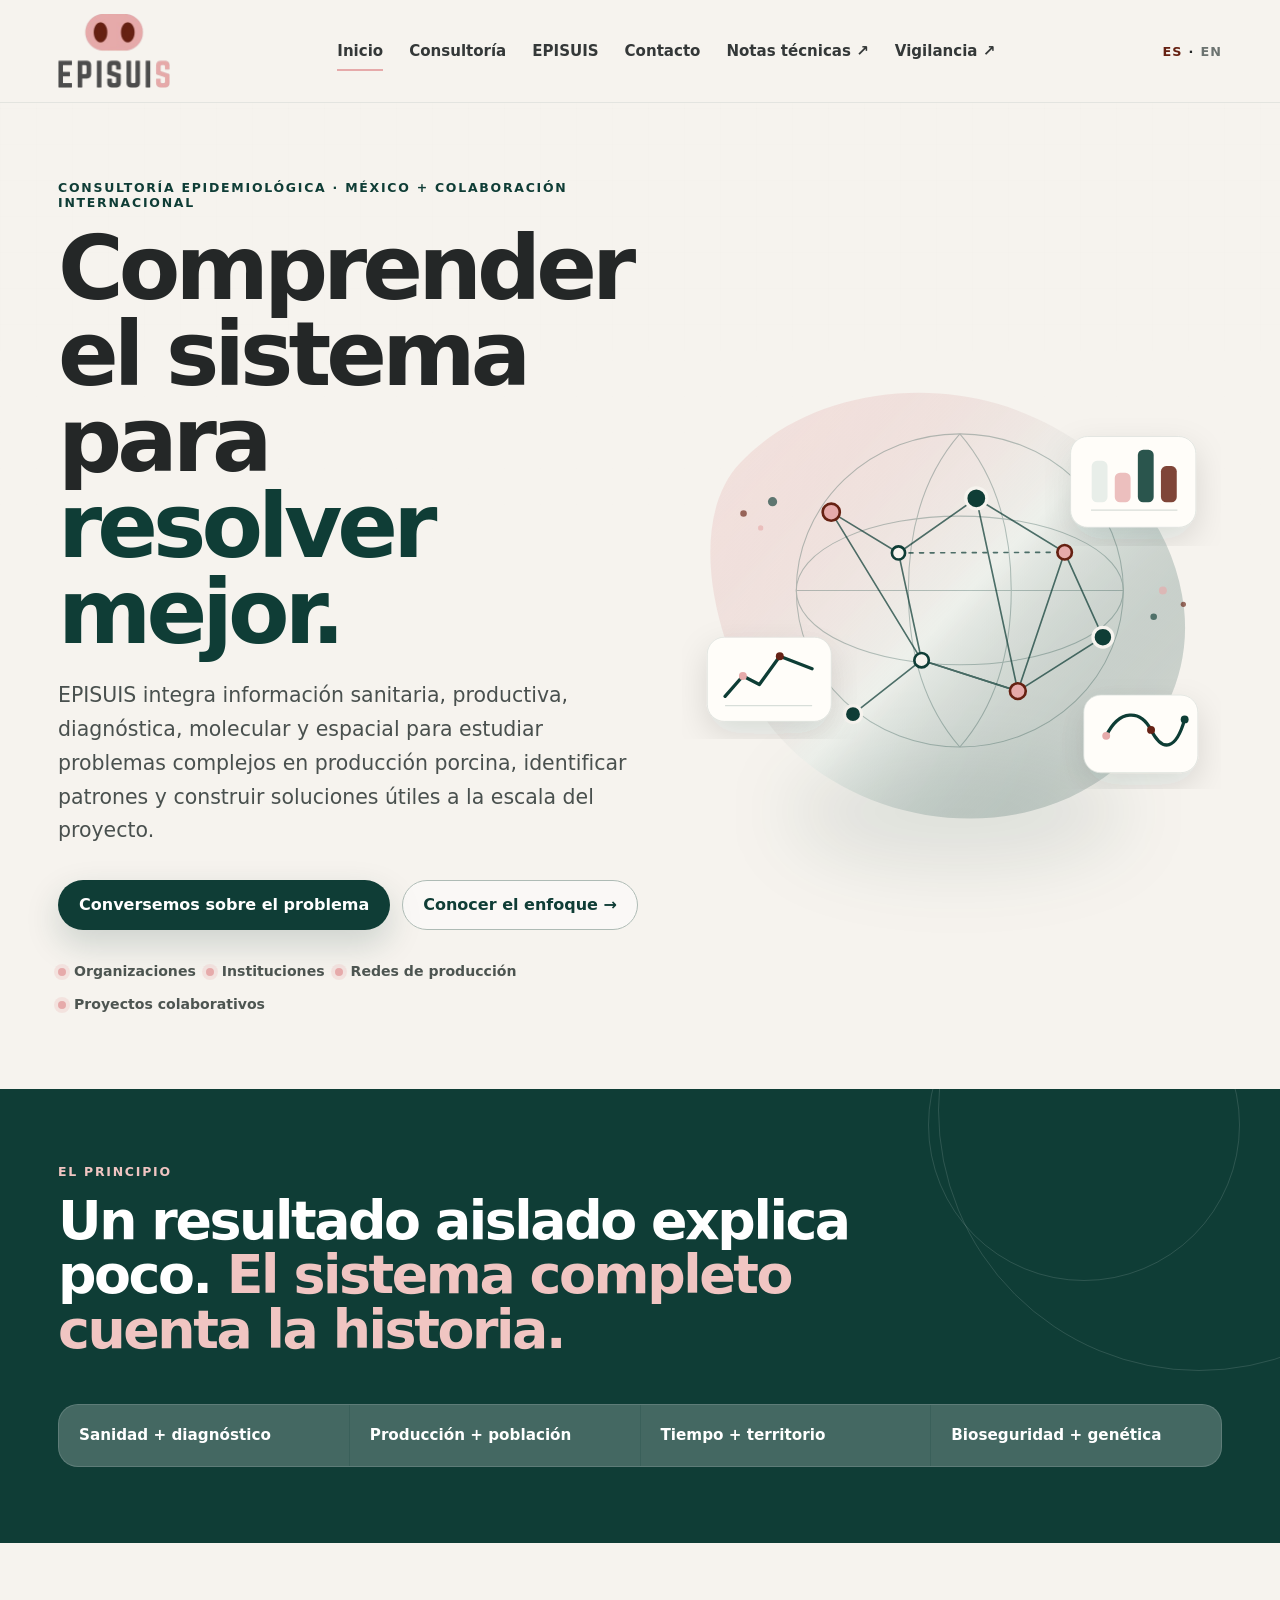
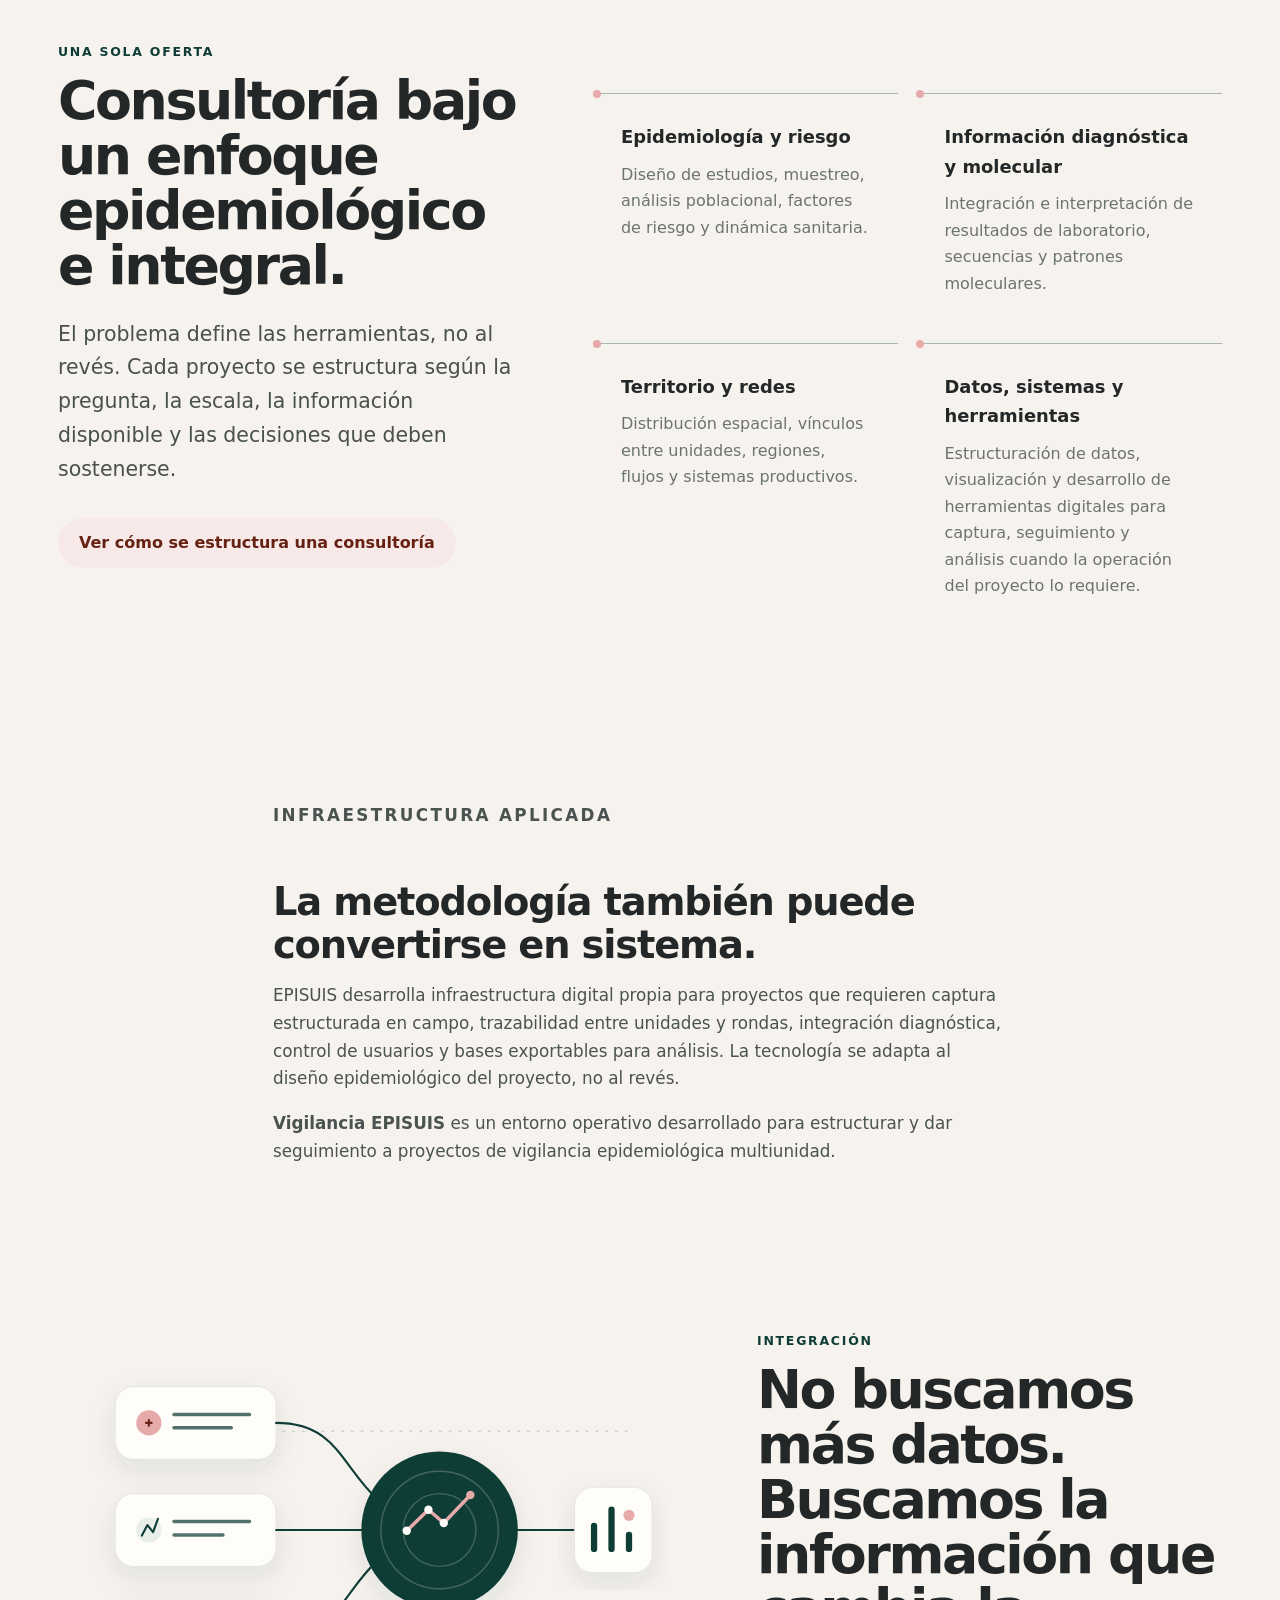
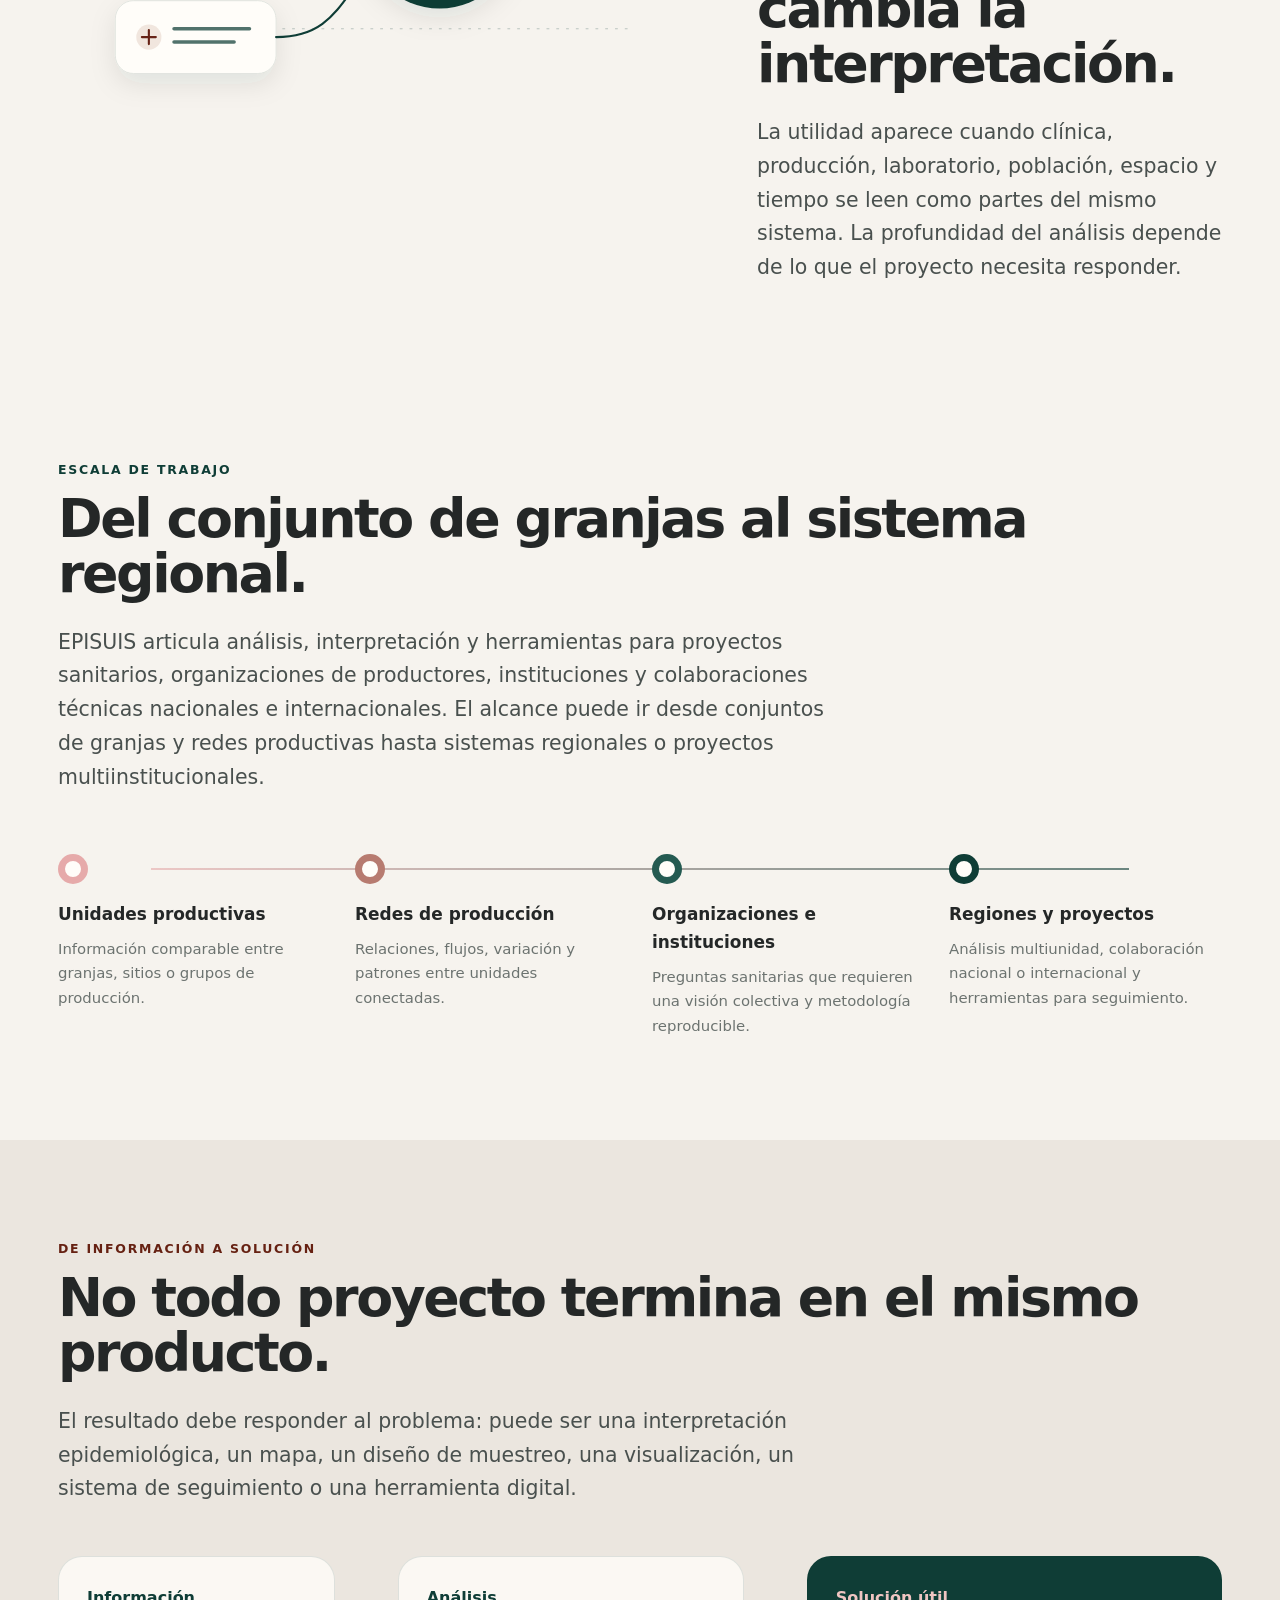
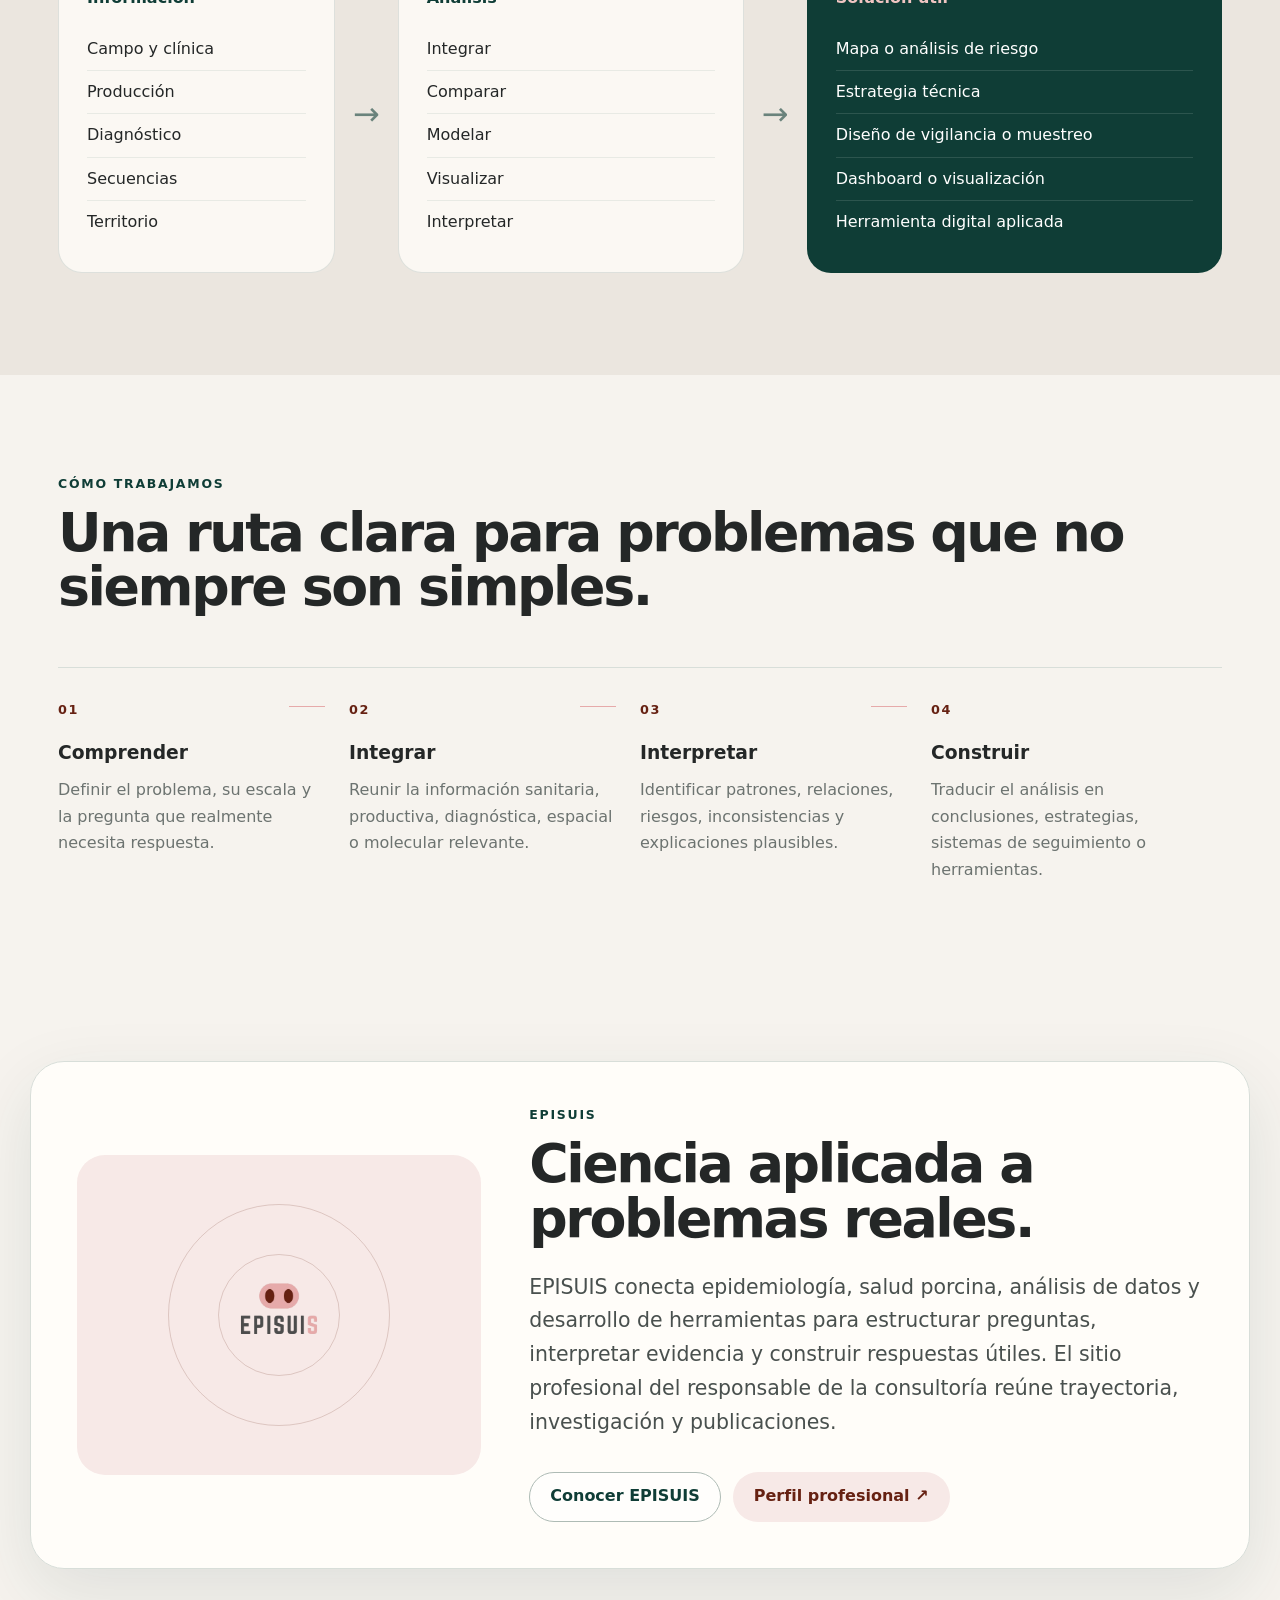
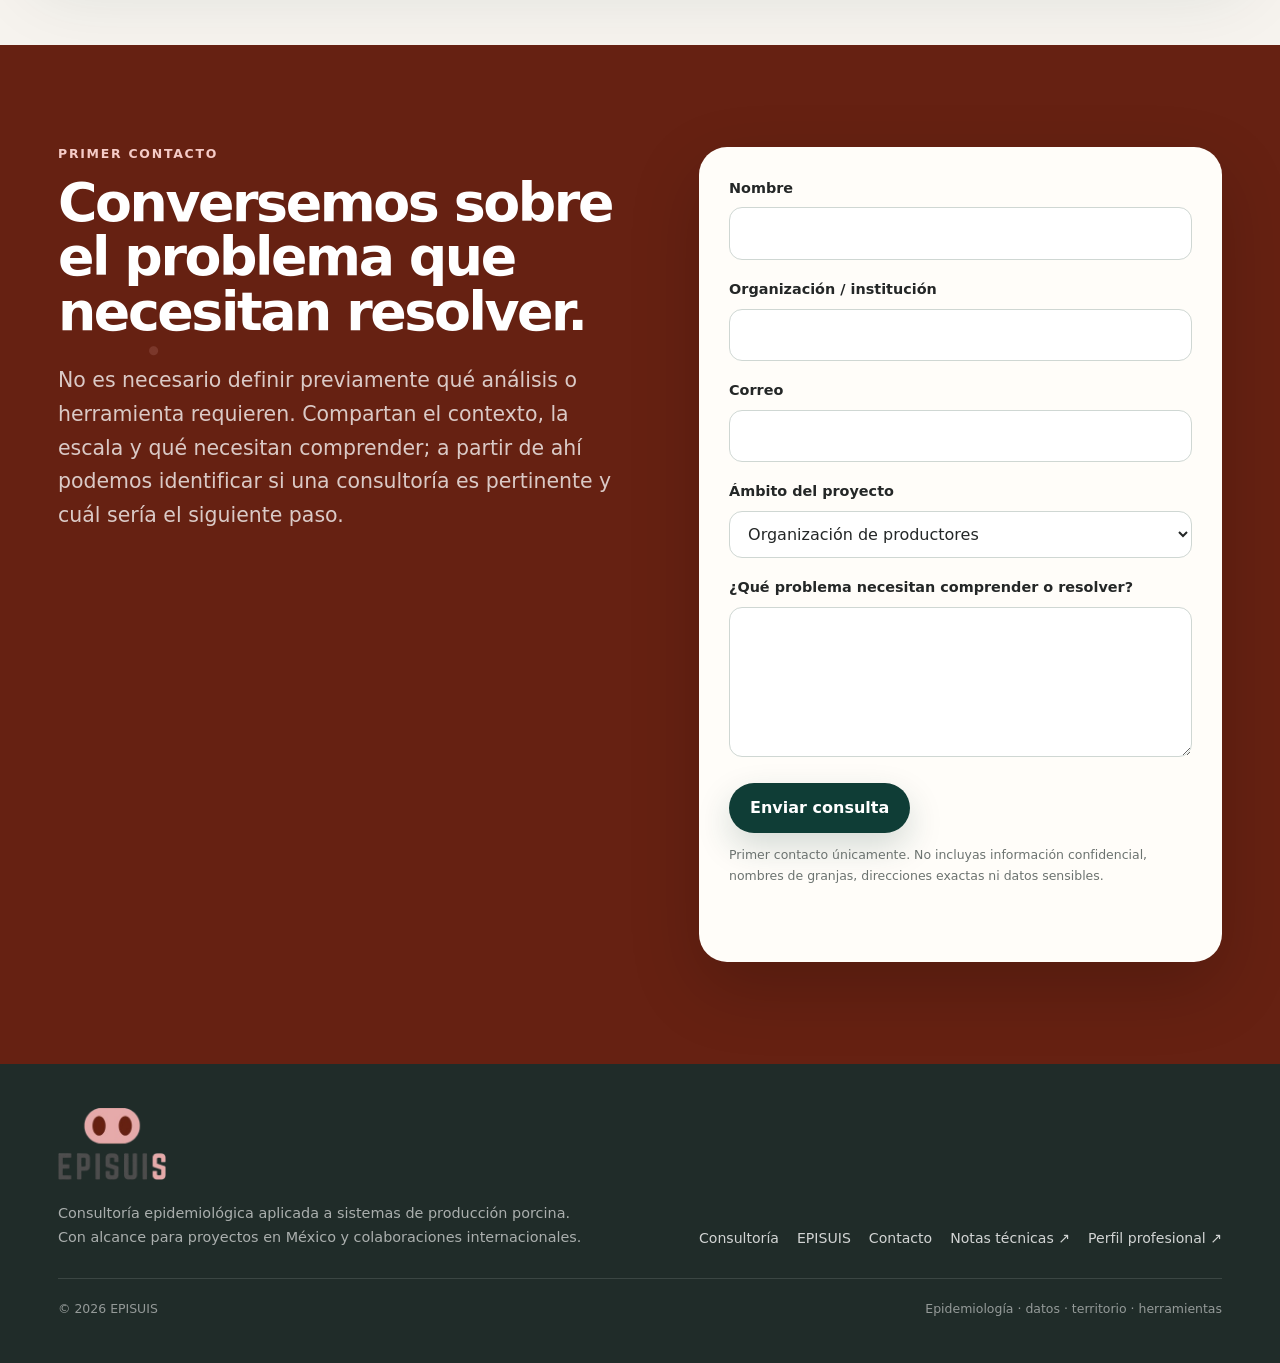
<file: index.html>
<!doctype html>
<html lang="es-MX">
<head>
  <meta charset="utf-8">
  <meta name="viewport" content="width=device-width, initial-scale=1">
  <title>EPISUIS | Consultoría epidemiológica aplicada a sistemas de producción porcina</title>
  <meta name="description" content="Consultoría epidemiológica para organizaciones, instituciones, redes de producción y proyectos porcinos. Integramos información sanitaria, productiva, diagnóstica, molecular y espacial para comprender problemas complejos y construir soluciones útiles.">
  <meta name="robots" content="index,follow,max-image-preview:large">
  <link rel="canonical" href="https://episuis.com.mx/">
  <link rel="alternate" hreflang="es-MX" href="https://episuis.com.mx/">
  <link rel="alternate" hreflang="en" href="https://episuis.com.mx/en/">
  <link rel="alternate" hreflang="x-default" href="https://episuis.com.mx/">
  <meta property="og:type" content="website">
  <meta property="og:title" content="EPISUIS | Epidemiología aplicada para comprender sistemas complejos">
  <meta property="og:description" content="Consultoría epidemiológica aplicada a sistemas de producción porcina, con alcance para proyectos en México y colaboraciones internacionales.">
  <meta property="og:url" content="https://episuis.com.mx/">
  <meta property="og:site_name" content="EPISUIS">
  <meta property="og:locale" content="es_MX">
  <meta property="og:image" content="https://episuis.com.mx/assets/images/identity/logo-square.png">
  <meta name="twitter:card" content="summary_large_image">
  <link rel="icon" type="image/png" href="assets/images/identity/favicon-source.png">
  <link rel="stylesheet" href="assets/css/style.css">
  <script type="application/ld+json">
  {
    "@context":"https://schema.org",
    "@type":"ProfessionalService",
    "name":"EPISUIS",
    "url":"https://episuis.com.mx/",
    "description":"Consultoría epidemiológica aplicada a sistemas de producción porcina.",
    "areaServed":"Worldwide",
    "knowsAbout":["Epidemiología porcina","Análisis de riesgo","Epidemiología molecular","Bioseguridad","Diseño de muestreo","Análisis espacial","Visualización de datos"]
  }
  </script>
</head>
<body>
<a class="skip-link" href="#contenido">Saltar al contenido</a>
<header class="site-header">
  <div class="header-inner">
    <a class="brand" href="./" aria-label="EPISUIS, inicio"><img src="assets/images/identity/logo-episuis.png" alt="EPISUIS"></a>
    <nav class="nav" aria-label="Navegación principal">
      <a href="./" aria-current="page">Inicio</a>
      <a href="consultoria.html">Consultoría</a>
      <a href="sobre.html">EPISUIS</a>
      <a href="contacto.html">Contacto</a>
      <a href="https://aljogaba.github.io/notas-tecnicas/" target="_blank" rel="noopener">Notas técnicas ↗</a>
    </nav>
    <div class="header-actions">
      <div class="lang-switch" aria-label="Idioma"><span class="active">ES</span><span>·</span><a href="en/">EN</a></div>
      <button class="menu-toggle" type="button" aria-label="Abrir menú" aria-expanded="false"><span></span></button>
    </div>
  </div>
</header>

<main id="contenido">
  <section class="hero">
    <div class="container hero-grid">
      <div class="hero-copy reveal">
        <p class="eyebrow">Consultoría epidemiológica · México + colaboración internacional</p>
        <h1 class="display">Comprender el sistema para <em>resolver mejor.</em></h1>
        <p class="lede">EPISUIS integra información sanitaria, productiva, diagnóstica, molecular y espacial para estudiar problemas complejos en producción porcina, identificar patrones y construir soluciones útiles a la escala del proyecto.</p>
        <div class="btn-row">
          <a class="btn btn-primary" href="contacto.html">Conversemos sobre el problema</a>
          <a class="btn btn-secondary" href="consultoria.html">Conocer el enfoque →</a>
        </div>
        <div class="hero-note" aria-label="Ámbitos de trabajo">
          <span>Organizaciones</span><span>Instituciones</span><span>Redes de producción</span><span>Proyectos colaborativos</span>
        </div>
      </div>
      <div class="hero-visual reveal" aria-hidden="true">
        <img src="assets/images/visuals/hero-system.svg" alt="">
      </div>
    </div>
  </section>

  <section class="statement section-tight">
    <div class="container reveal">
      <p class="eyebrow">El principio</p>
      <h2 class="h2">Un resultado aislado explica poco. <span>El sistema completo cuenta la historia.</span></h2>
      <div class="layer-strip" aria-label="Capas de información">
        <span>Sanidad + diagnóstico</span><span>Producción + población</span><span>Tiempo + territorio</span><span>Bioseguridad + genética</span>
      </div>
    </div>
  </section>

  <section class="section">
    <div class="container split">
      <div class="section-intro reveal">
        <p class="eyebrow">Una sola oferta</p>
        <h2 class="h2">Consultoría bajo un enfoque epidemiológico e integral.</h2>
        <p class="lede">El problema define las herramientas, no al revés. Cada proyecto se estructura según la pregunta, la escala, la información disponible y las decisiones que deben sostenerse.</p>
        <div class="btn-row"><a class="btn btn-soft" href="consultoria.html">Ver cómo se estructura una consultoría</a></div>
      </div>
      <div class="capability-grid reveal">
        <article class="capability"><h3>Epidemiología y riesgo</h3><p>Diseño de estudios, muestreo, análisis poblacional, factores de riesgo y dinámica sanitaria.</p></article>
        <article class="capability"><h3>Información diagnóstica y molecular</h3><p>Integración e interpretación de resultados de laboratorio, secuencias y patrones moleculares.</p></article>
        <article class="capability"><h3>Territorio y redes</h3><p>Distribución espacial, vínculos entre unidades, regiones, flujos y sistemas productivos.</p></article>
        <article class="capability"><h3>Datos, sistemas y herramientas</h3><p>Estructuración de datos, visualización y desarrollo de herramientas digitales para captura, seguimiento y análisis cuando la operación del proyecto lo requiere.</p></article>
      </div>
    </div>
  </section>

  <section class="section-tight">
    <div class="container rich-copy reveal">
      <p class="eyebrow">Infraestructura aplicada</p>
      <h2>La metodología también puede convertirse en sistema.</h2>
      <p>EPISUIS desarrolla infraestructura digital propia para proyectos que requieren captura estructurada en campo, trazabilidad entre unidades y rondas, integración diagnóstica, control de usuarios y bases exportables para análisis. La tecnología se adapta al diseño epidemiológico del proyecto, no al revés.</p>
      <p><strong>Vigilancia EPISUIS</strong> es un entorno operativo desarrollado para estructurar y dar seguimiento a proyectos de vigilancia epidemiológica multiunidad.</p>
    </div>
  </section>

  <section class="section-tight">
    <div class="container split reverse">
      <div class="split-media reveal"><img src="assets/images/visuals/integration-system.svg" alt="Esquema de capas de información que convergen en una interpretación epidemiológica y producen una salida útil."></div>
      <div class="section-intro reveal">
        <p class="eyebrow">Integración</p>
        <h2 class="h2">No buscamos más datos. Buscamos la información que cambia la interpretación.</h2>
        <p class="lede">La utilidad aparece cuando clínica, producción, laboratorio, población, espacio y tiempo se leen como partes del mismo sistema. La profundidad del análisis depende de lo que el proyecto necesita responder.</p>
      </div>
    </div>
  </section>

  <section class="section">
    <div class="container reveal">
      <p class="eyebrow">Escala de trabajo</p>
      <h2 class="h2">Del conjunto de granjas al sistema regional.</h2>
      <p class="lede">EPISUIS articula análisis, interpretación y herramientas para proyectos sanitarios, organizaciones de productores, instituciones y colaboraciones técnicas nacionales e internacionales. El alcance puede ir desde conjuntos de granjas y redes productivas hasta sistemas regionales o proyectos multiinstitucionales.</p>
      <div class="scale-track">
        <article class="scale-item"><span class="scale-dot" aria-hidden="true"></span><h3>Unidades productivas</h3><p>Información comparable entre granjas, sitios o grupos de producción.</p></article>
        <article class="scale-item"><span class="scale-dot" aria-hidden="true"></span><h3>Redes de producción</h3><p>Relaciones, flujos, variación y patrones entre unidades conectadas.</p></article>
        <article class="scale-item"><span class="scale-dot" aria-hidden="true"></span><h3>Organizaciones e instituciones</h3><p>Preguntas sanitarias que requieren una visión colectiva y metodología reproducible.</p></article>
        <article class="scale-item"><span class="scale-dot" aria-hidden="true"></span><h3>Regiones y proyectos</h3><p>Análisis multiunidad, colaboración nacional o internacional y herramientas para seguimiento.</p></article>
      </div>
    </div>
  </section>

  <section class="output-section section">
    <div class="container reveal">
      <p class="eyebrow kicker-rose">De información a solución</p>
      <h2 class="h2">No todo proyecto termina en el mismo producto.</h2>
      <p class="lede">El resultado debe responder al problema: puede ser una interpretación epidemiológica, un mapa, un diseño de muestreo, una visualización, un sistema de seguimiento o una herramienta digital.</p>
      <div class="output-flow" aria-label="Flujo de información a soluciones">
        <div class="output-group"><strong>Información</strong><ul><li>Campo y clínica</li><li>Producción</li><li>Diagnóstico</li><li>Secuencias</li><li>Territorio</li></ul></div>
        <div class="flow-arrow" aria-hidden="true">→</div>
        <div class="output-group"><strong>Análisis</strong><ul><li>Integrar</li><li>Comparar</li><li>Modelar</li><li>Visualizar</li><li>Interpretar</li></ul></div>
        <div class="flow-arrow" aria-hidden="true">→</div>
        <div class="output-group output-emphasis"><strong>Solución útil</strong><ul><li>Mapa o análisis de riesgo</li><li>Estrategia técnica</li><li>Diseño de vigilancia o muestreo</li><li>Dashboard o visualización</li><li>Herramienta digital aplicada</li></ul></div>
      </div>
    </div>
  </section>

  <section class="section">
    <div class="container reveal">
      <p class="eyebrow">Cómo trabajamos</p>
      <h2 class="h2">Una ruta clara para problemas que no siempre son simples.</h2>
      <div class="process">
        <article><span class="num">01</span><h3>Comprender</h3><p>Definir el problema, su escala y la pregunta que realmente necesita respuesta.</p></article>
        <article><span class="num">02</span><h3>Integrar</h3><p>Reunir la información sanitaria, productiva, diagnóstica, espacial o molecular relevante.</p></article>
        <article><span class="num">03</span><h3>Interpretar</h3><p>Identificar patrones, relaciones, riesgos, inconsistencias y explicaciones plausibles.</p></article>
        <article><span class="num">04</span><h3>Construir</h3><p>Traducir el análisis en conclusiones, estrategias, sistemas de seguimiento o herramientas.</p></article>
      </div>
    </div>
  </section>

  <section class="section-tight">
    <div class="container about-panel reveal">
      <div class="about-mark"><img src="assets/images/identity/logo-square.png" alt="Logo de EPISUIS"></div>
      <div>
        <p class="eyebrow">EPISUIS</p>
        <h2 class="h2">Ciencia aplicada a problemas reales.</h2>
        <p class="lede">EPISUIS conecta epidemiología, salud porcina, análisis de datos y desarrollo de herramientas para estructurar preguntas, interpretar evidencia y construir respuestas útiles. El sitio profesional del responsable de la consultoría reúne trayectoria, investigación y publicaciones.</p>
        <div class="btn-row"><a class="btn btn-secondary" href="sobre.html">Conocer EPISUIS</a><a class="btn btn-soft" href="https://aljogaba.github.io/" target="_blank" rel="noopener">Perfil profesional ↗</a></div>
      </div>
    </div>
  </section>

  <section class="contact-band section" id="contacto">
    <div class="container contact-grid">
      <div class="reveal">
        <p class="eyebrow">Primer contacto</p>
        <h2 class="h2">Conversemos sobre el problema que necesitan resolver.</h2>
        <p class="lede">No es necesario definir previamente qué análisis o herramienta requieren. Compartan el contexto, la escala y qué necesitan comprender; a partir de ahí podemos identificar si una consultoría es pertinente y cuál sería el siguiente paso.</p>
      </div>
      <form class="form-card reveal" data-contact-form data-endpoint="" data-sending="Enviando…" data-success="Mensaje enviado." data-error="No fue posible enviar el formulario. Puedes escribirnos por correo.">
        <div class="field"><label for="name">Nombre</label><input id="name" name="name" autocomplete="name" required></div>
        <div class="field"><label for="organization">Organización / institución</label><input id="organization" name="organization" autocomplete="organization"></div>
        <div class="field"><label for="email">Correo</label><input id="email" type="email" name="email" autocomplete="email" required></div>
        <div class="field"><label for="scope">Ámbito del proyecto</label><select id="scope" name="scope"><option>Organización de productores</option><option>Red o sistema de producción</option><option>Institución</option><option>Proyecto de investigación o desarrollo</option><option>Conjunto de granjas</option><option>Otro</option></select></div>
        <div class="field"><label for="problem">¿Qué problema necesitan comprender o resolver?</label><textarea id="problem" name="problem" required></textarea></div>
        <button class="btn btn-primary" type="submit">Enviar consulta</button>
        <p class="form-note">Primer contacto únicamente. No incluyas información confidencial, nombres de granjas, direcciones exactas ni datos sensibles.</p>
        <p class="form-status" aria-live="polite"></p>
      </form>
    </div>
  </section>
</main>

<footer class="site-footer">
  <div class="container">
    <div class="footer-grid">
      <div class="footer-brand"><img src="assets/images/identity/logo-episuis.png" alt="EPISUIS"><p>Consultoría epidemiológica aplicada a sistemas de producción porcina. Con alcance para proyectos en México y colaboraciones internacionales.</p></div>
      <div class="footer-links"><a href="consultoria.html">Consultoría</a><a href="sobre.html">EPISUIS</a><a href="contacto.html">Contacto</a><a href="https://aljogaba.github.io/notas-tecnicas/" target="_blank" rel="noopener">Notas técnicas ↗</a><a href="https://aljogaba.github.io/" target="_blank" rel="noopener">Perfil profesional ↗</a></div>
    </div>
    <div class="footer-bottom"><span>© <span data-year></span> EPISUIS</span><span>Epidemiología · datos · territorio · herramientas</span></div>
  </div>
</footer>
<script src="assets/js/main.js" defer></script>
</body>
</html>
</file>
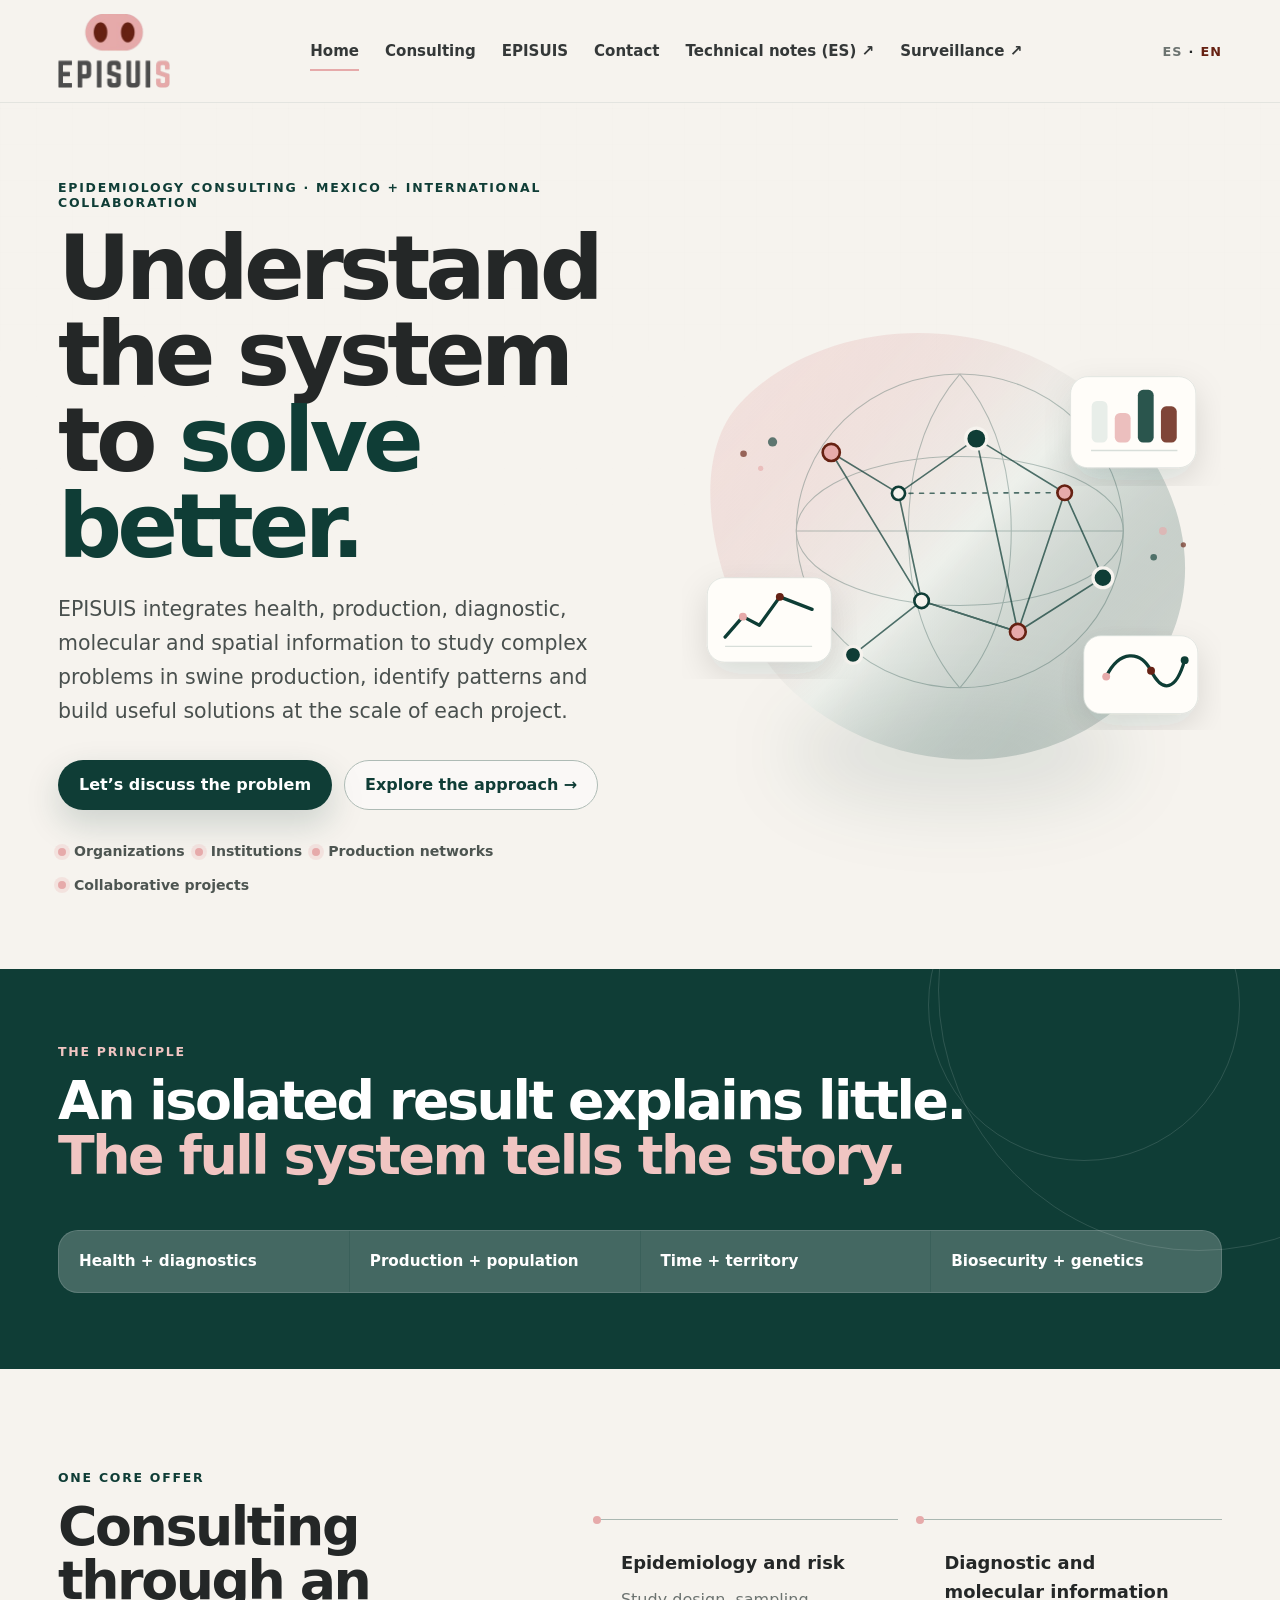
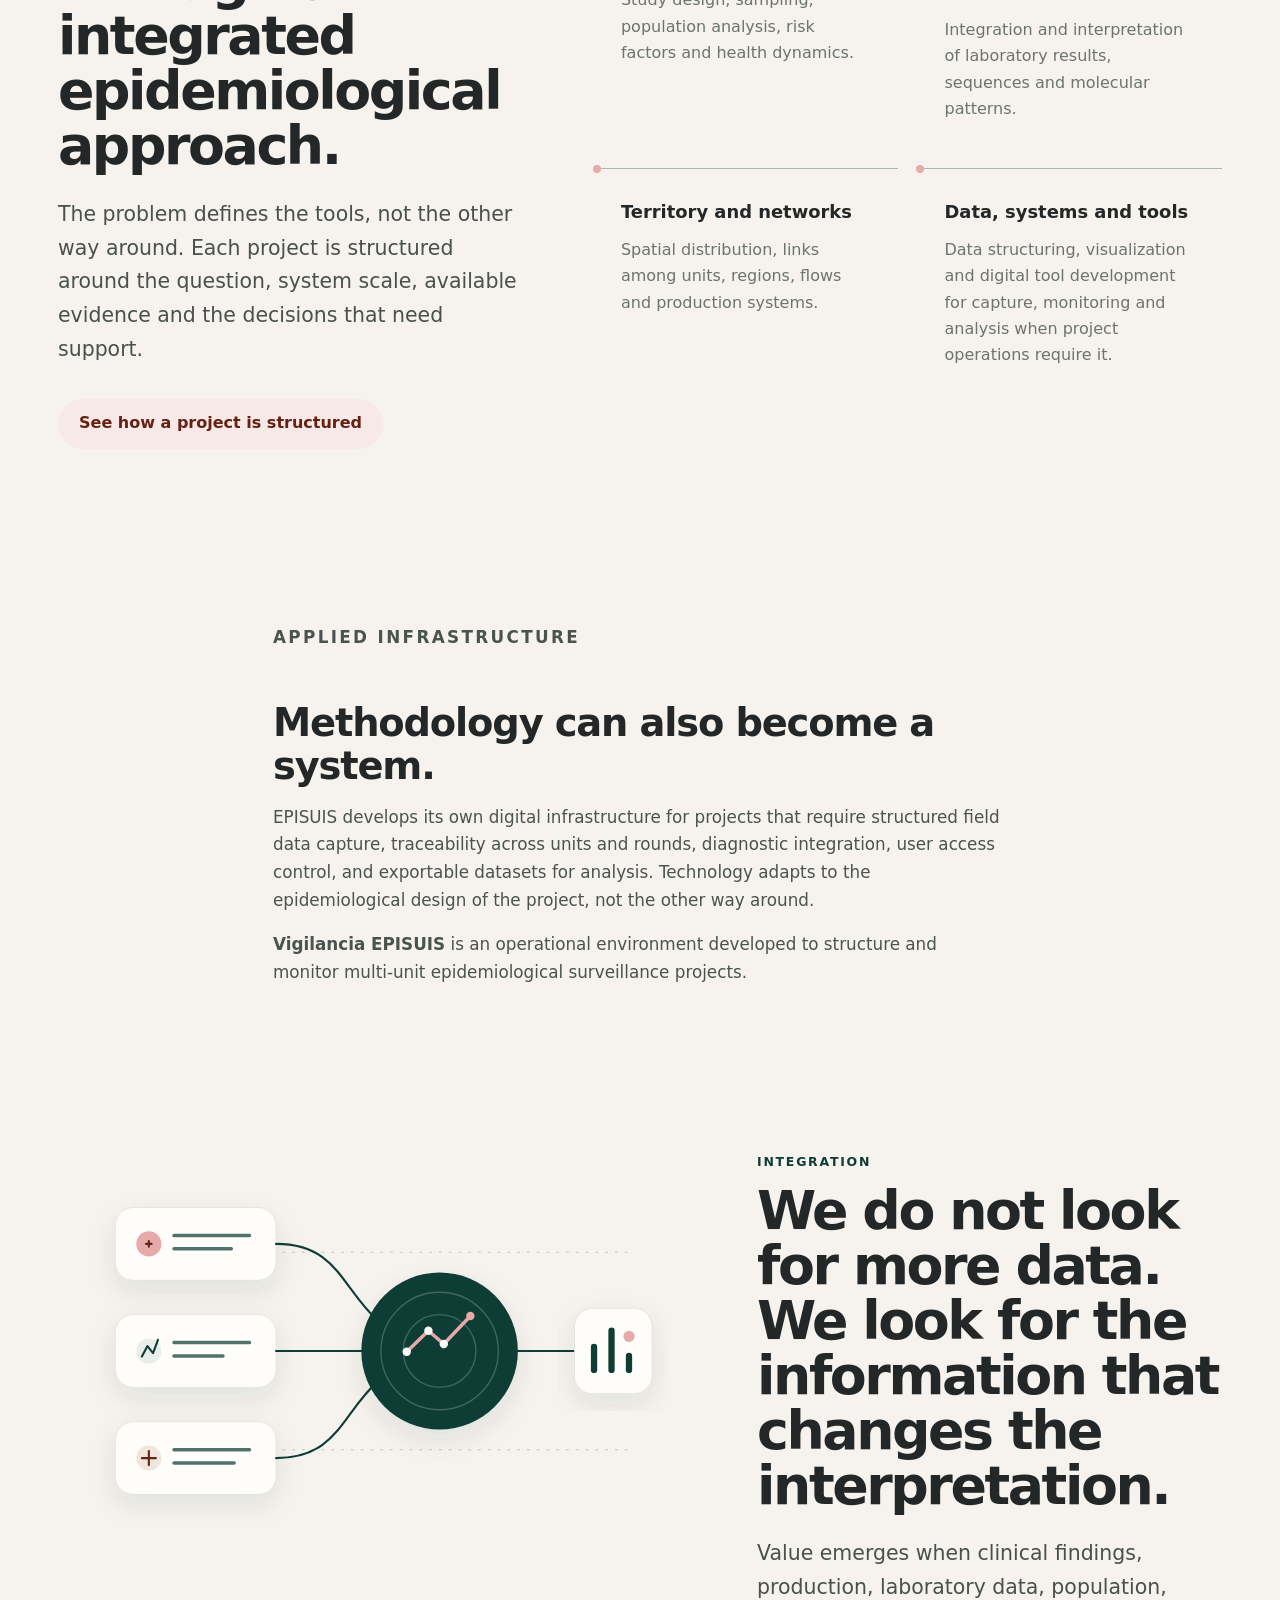
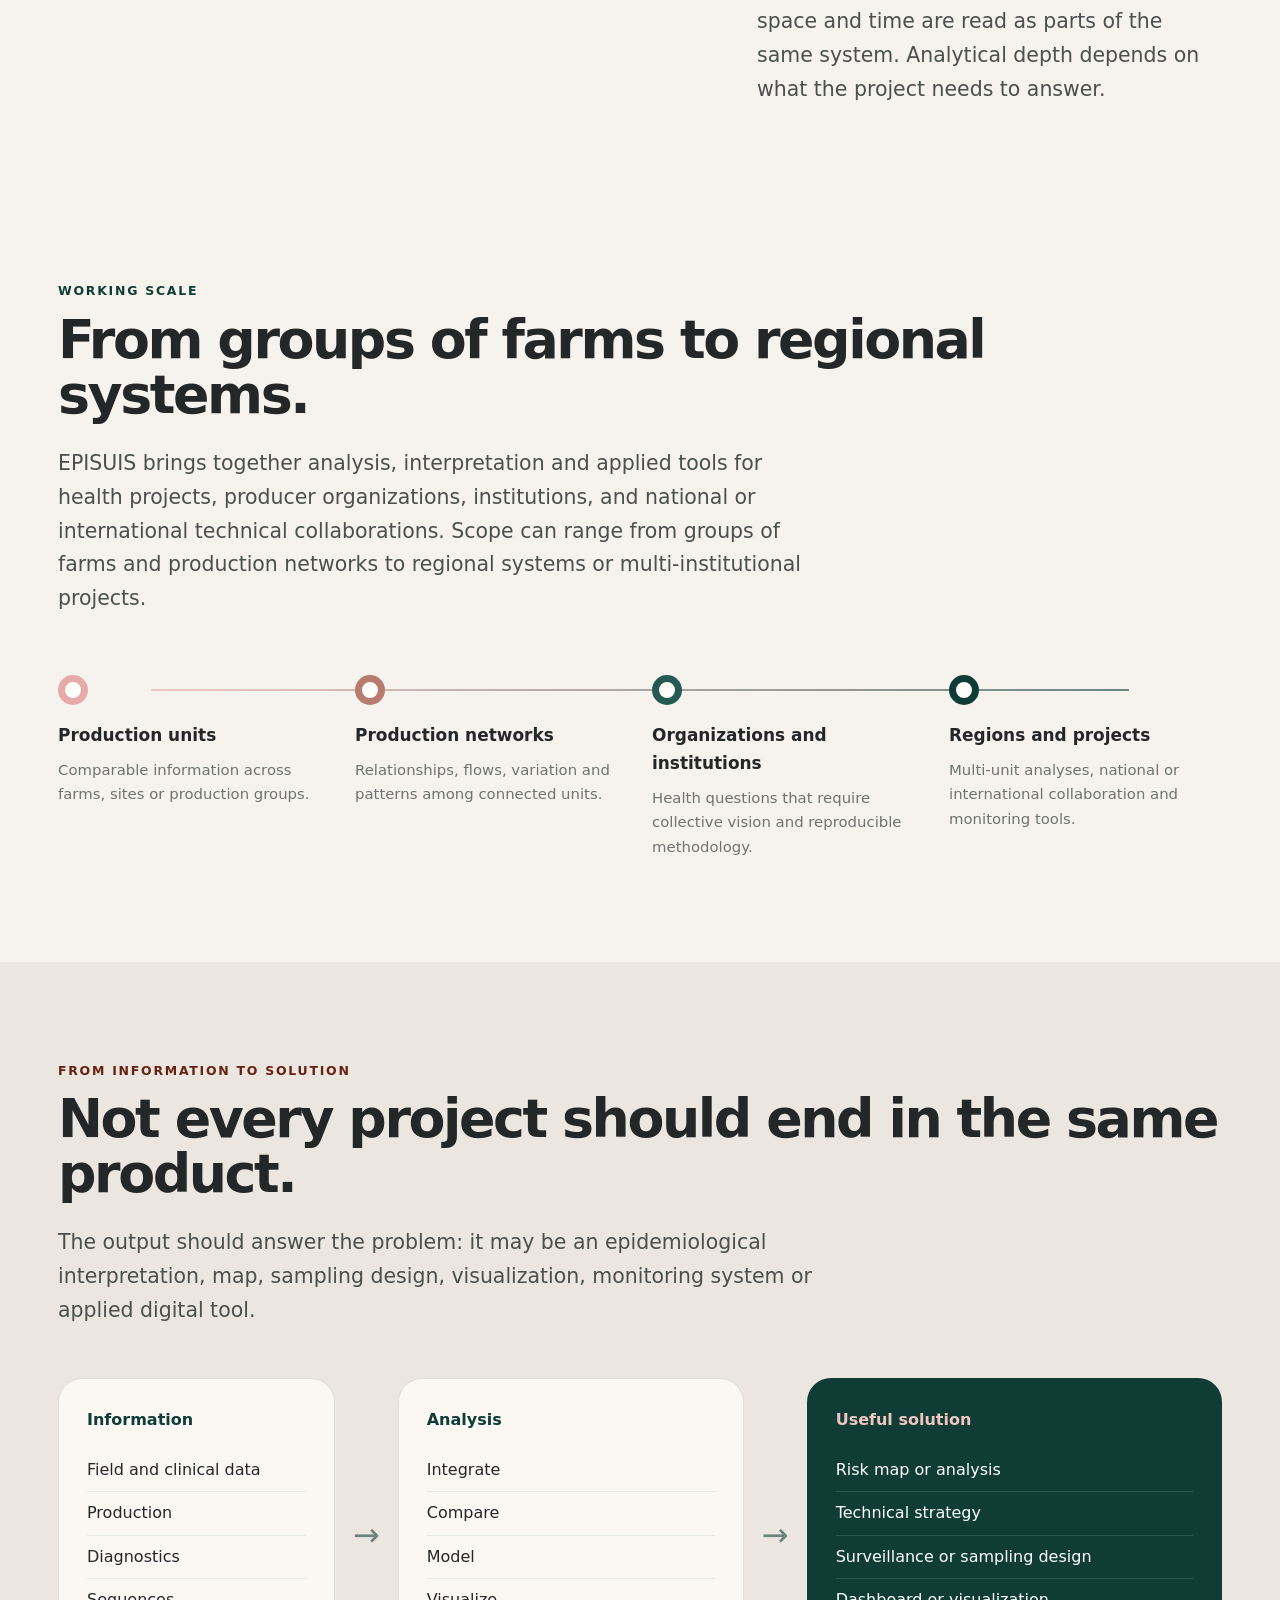
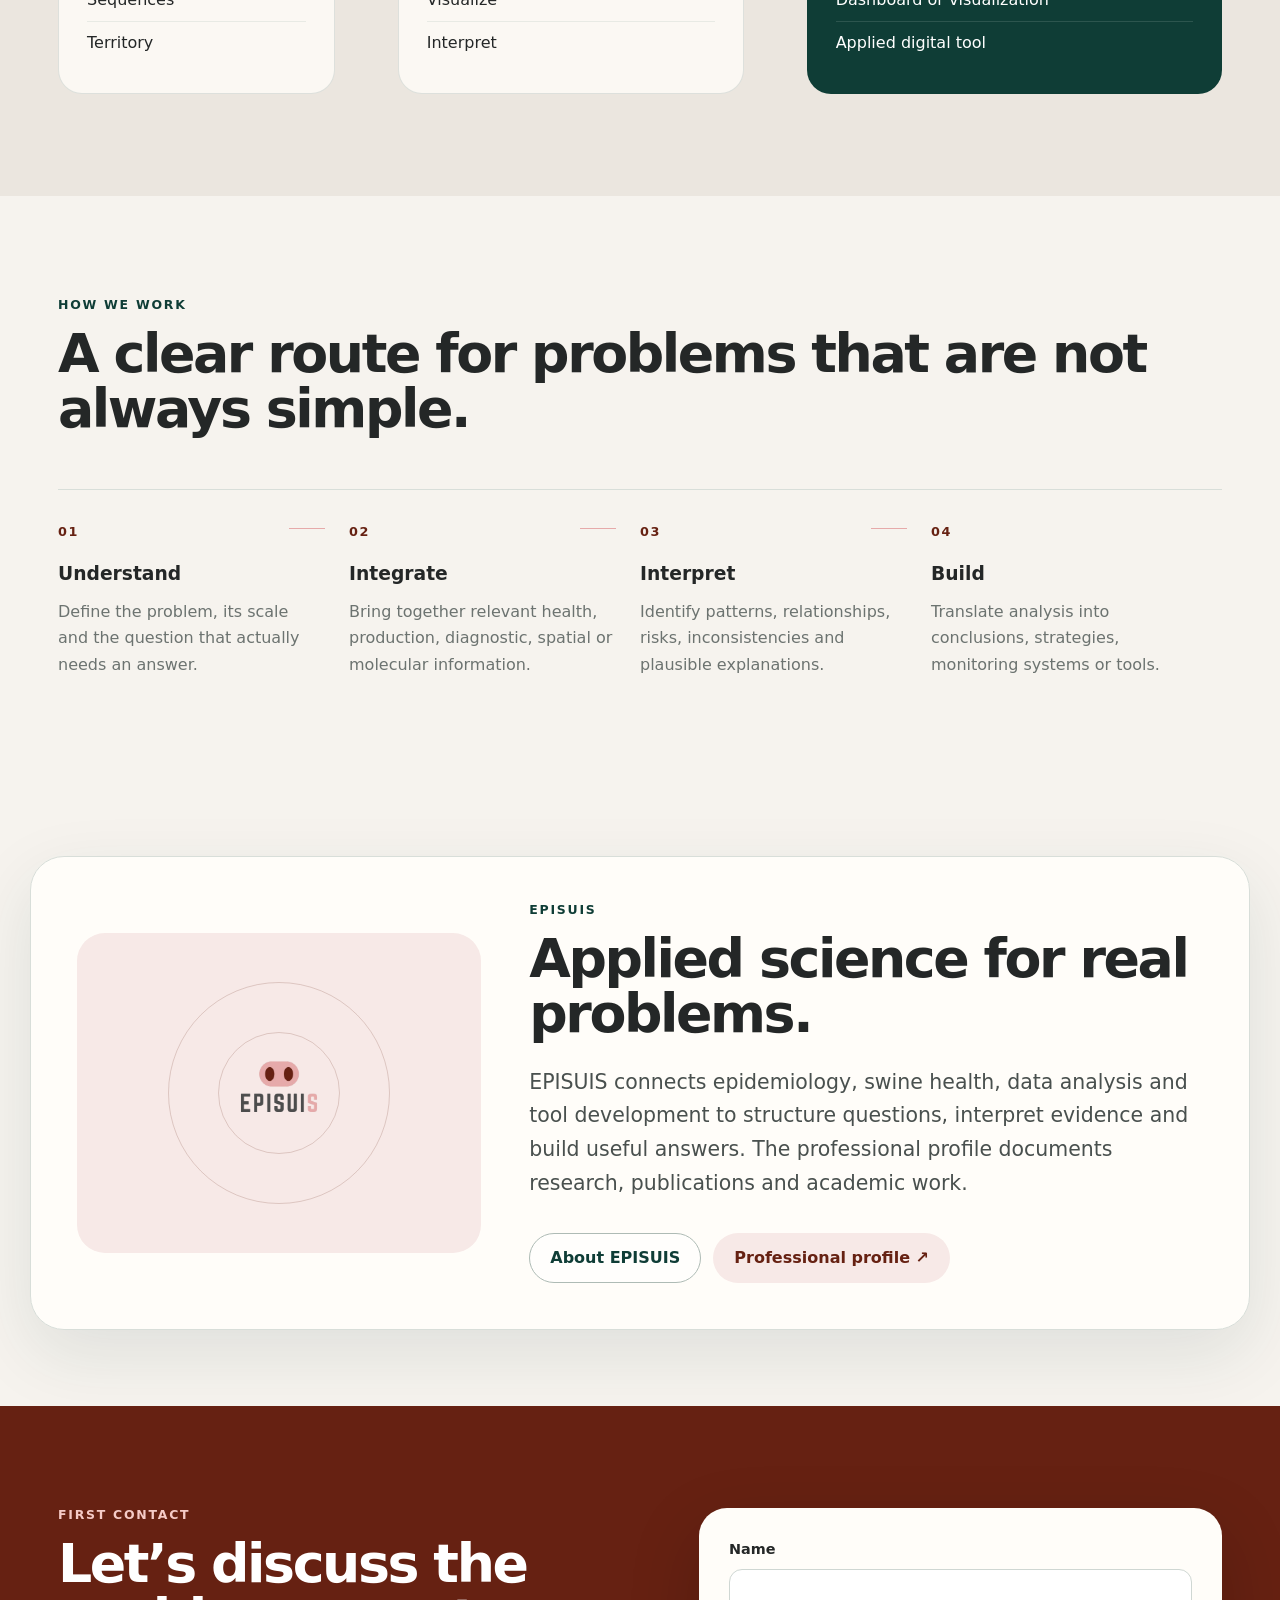
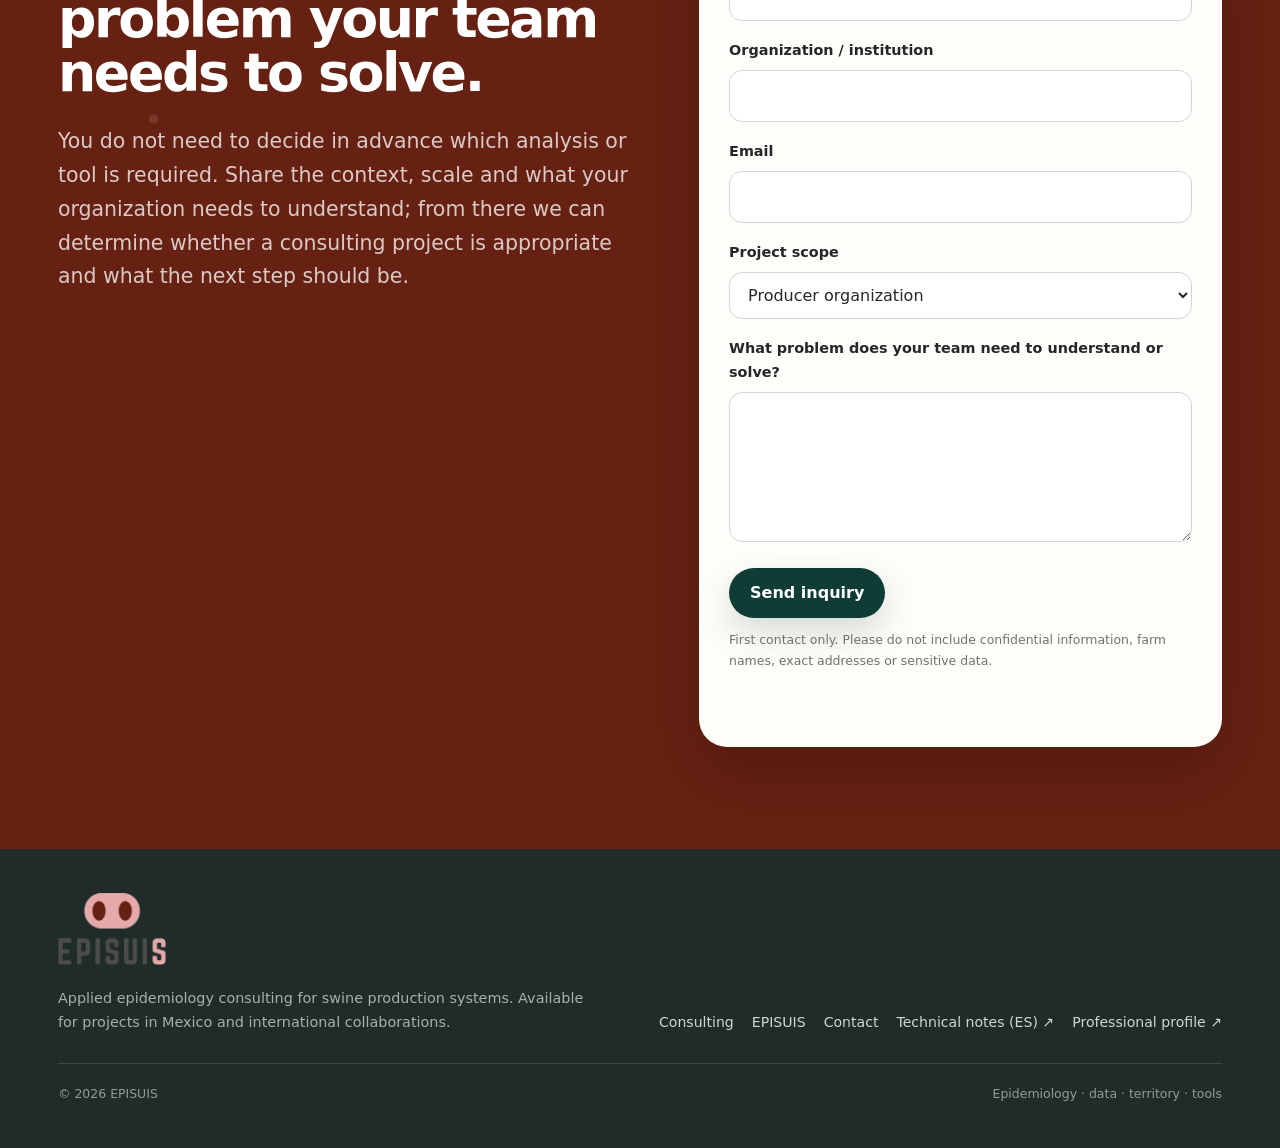
<file: en/index.html>
<!doctype html>
<html lang="en">
<head>
  <meta charset="utf-8"><meta name="viewport" content="width=device-width, initial-scale=1">
  <title>EPISUIS | Applied epidemiology consulting for swine production systems</title>
  <meta name="description" content="Applied epidemiology consulting for producer organizations, institutions, production networks and collaborative swine projects. We integrate health, production, diagnostic, molecular and spatial information to understand complex problems and build useful solutions.">
  <meta name="robots" content="index,follow,max-image-preview:large">
  <link rel="canonical" href="https://episuis.com.mx/en/">
  <link rel="alternate" hreflang="es-MX" href="https://episuis.com.mx/"><link rel="alternate" hreflang="en" href="https://episuis.com.mx/en/"><link rel="alternate" hreflang="x-default" href="https://episuis.com.mx/">
  <meta property="og:type" content="website"><meta property="og:title" content="EPISUIS | Applied epidemiology for complex production systems"><meta property="og:description" content="Consulting for swine production systems, with scope for projects in Mexico and international collaborations."><meta property="og:url" content="https://episuis.com.mx/en/"><meta property="og:site_name" content="EPISUIS"><meta property="og:locale" content="en_US"><meta property="og:image" content="https://episuis.com.mx/assets/images/identity/logo-square.png">
  <meta name="twitter:card" content="summary_large_image">
  <link rel="icon" type="image/png" href="../assets/images/identity/favicon-source.png"><link rel="stylesheet" href="../assets/css/style.css">
  <script type="application/ld+json">{"@context":"https://schema.org","@type":"ProfessionalService","name":"EPISUIS","url":"https://episuis.com.mx/en/","description":"Applied epidemiology consulting for swine production systems.","areaServed":"Worldwide","knowsAbout":["Swine epidemiology","Risk analysis","Molecular epidemiology","Biosecurity","Sampling design","Spatial analysis","Data visualization"]}</script>
</head>
<body><a class="skip-link" href="#content">Skip to content</a>
<header class="site-header"><div class="header-inner"><a class="brand" href="./" aria-label="EPISUIS home"><img src="../assets/images/identity/logo-episuis.png" alt="EPISUIS"></a><nav class="nav" aria-label="Main navigation"><a href="./" aria-current="page">Home</a><a href="consulting.html">Consulting</a><a href="about.html">EPISUIS</a><a href="contact.html">Contact</a><a href="https://aljogaba.github.io/notas-tecnicas/" target="_blank" rel="noopener">Technical notes (ES) ↗</a></nav><div class="header-actions"><div class="lang-switch"><a href="../">ES</a><span>·</span><span class="active">EN</span></div><button class="menu-toggle" type="button" aria-label="Open menu" aria-expanded="false"><span></span></button></div></div></header>
<main id="content">
<section class="hero"><div class="container hero-grid"><div class="hero-copy reveal"><p class="eyebrow">Epidemiology consulting · Mexico + international collaboration</p><h1 class="display">Understand the system to <em>solve better.</em></h1><p class="lede">EPISUIS integrates health, production, diagnostic, molecular and spatial information to study complex problems in swine production, identify patterns and build useful solutions at the scale of each project.</p><div class="btn-row"><a class="btn btn-primary" href="contact.html">Let’s discuss the problem</a><a class="btn btn-secondary" href="consulting.html">Explore the approach →</a></div><div class="hero-note"><span>Organizations</span><span>Institutions</span><span>Production networks</span><span>Collaborative projects</span></div></div><div class="hero-visual reveal" aria-hidden="true"><img src="../assets/images/visuals/hero-system.svg" alt=""></div></div></section>
<section class="statement section-tight"><div class="container reveal"><p class="eyebrow">The principle</p><h2 class="h2">An isolated result explains little. <span>The full system tells the story.</span></h2><div class="layer-strip"><span>Health + diagnostics</span><span>Production + population</span><span>Time + territory</span><span>Biosecurity + genetics</span></div></div></section>
<section class="section"><div class="container split"><div class="section-intro reveal"><p class="eyebrow">One core offer</p><h2 class="h2">Consulting through an integrated epidemiological approach.</h2><p class="lede">The problem defines the tools, not the other way around. Each project is structured around the question, system scale, available evidence and the decisions that need support.</p><div class="btn-row"><a class="btn btn-soft" href="consulting.html">See how a project is structured</a></div></div><div class="capability-grid reveal"><article class="capability"><h3>Epidemiology and risk</h3><p>Study design, sampling, population analysis, risk factors and health dynamics.</p></article><article class="capability"><h3>Diagnostic and molecular information</h3><p>Integration and interpretation of laboratory results, sequences and molecular patterns.</p></article><article class="capability"><h3>Territory and networks</h3><p>Spatial distribution, links among units, regions, flows and production systems.</p></article><article class="capability"><h3>Data, systems and tools</h3><p>Data structuring, visualization and digital tool development for capture, monitoring and analysis when project operations require it.</p></article></div></div></section>
<section class="section-tight"><div class="container rich-copy reveal"><p class="eyebrow">Applied infrastructure</p><h2>Methodology can also become a system.</h2><p>EPISUIS develops its own digital infrastructure for projects that require structured field data capture, traceability across units and rounds, diagnostic integration, user access control, and exportable datasets for analysis. Technology adapts to the epidemiological design of the project, not the other way around.</p><p><strong>Vigilancia EPISUIS</strong> is an operational environment developed to structure and monitor multi-unit epidemiological surveillance projects.</p></div></section>
<section class="section-tight"><div class="container split reverse"><div class="split-media reveal"><img src="../assets/images/visuals/integration-system.svg" alt="Information layers converging into epidemiological interpretation and a useful output."></div><div class="section-intro reveal"><p class="eyebrow">Integration</p><h2 class="h2">We do not look for more data. We look for the information that changes the interpretation.</h2><p class="lede">Value emerges when clinical findings, production, laboratory data, population, space and time are read as parts of the same system. Analytical depth depends on what the project needs to answer.</p></div></div></section>
<section class="section"><div class="container reveal"><p class="eyebrow">Working scale</p><h2 class="h2">From groups of farms to regional systems.</h2><p class="lede">EPISUIS brings together analysis, interpretation and applied tools for health projects, producer organizations, institutions, and national or international technical collaborations. Scope can range from groups of farms and production networks to regional systems or multi-institutional projects.</p><div class="scale-track"><article class="scale-item"><span class="scale-dot"></span><h3>Production units</h3><p>Comparable information across farms, sites or production groups.</p></article><article class="scale-item"><span class="scale-dot"></span><h3>Production networks</h3><p>Relationships, flows, variation and patterns among connected units.</p></article><article class="scale-item"><span class="scale-dot"></span><h3>Organizations and institutions</h3><p>Health questions that require collective vision and reproducible methodology.</p></article><article class="scale-item"><span class="scale-dot"></span><h3>Regions and projects</h3><p>Multi-unit analyses, national or international collaboration and monitoring tools.</p></article></div></div></section>
<section class="output-section section"><div class="container reveal"><p class="eyebrow kicker-rose">From information to solution</p><h2 class="h2">Not every project should end in the same product.</h2><p class="lede">The output should answer the problem: it may be an epidemiological interpretation, map, sampling design, visualization, monitoring system or applied digital tool.</p><div class="output-flow"><div class="output-group"><strong>Information</strong><ul><li>Field and clinical data</li><li>Production</li><li>Diagnostics</li><li>Sequences</li><li>Territory</li></ul></div><div class="flow-arrow">→</div><div class="output-group"><strong>Analysis</strong><ul><li>Integrate</li><li>Compare</li><li>Model</li><li>Visualize</li><li>Interpret</li></ul></div><div class="flow-arrow">→</div><div class="output-group output-emphasis"><strong>Useful solution</strong><ul><li>Risk map or analysis</li><li>Technical strategy</li><li>Surveillance or sampling design</li><li>Dashboard or visualization</li><li>Applied digital tool</li></ul></div></div></div></section>
<section class="section"><div class="container reveal"><p class="eyebrow">How we work</p><h2 class="h2">A clear route for problems that are not always simple.</h2><div class="process"><article><span class="num">01</span><h3>Understand</h3><p>Define the problem, its scale and the question that actually needs an answer.</p></article><article><span class="num">02</span><h3>Integrate</h3><p>Bring together relevant health, production, diagnostic, spatial or molecular information.</p></article><article><span class="num">03</span><h3>Interpret</h3><p>Identify patterns, relationships, risks, inconsistencies and plausible explanations.</p></article><article><span class="num">04</span><h3>Build</h3><p>Translate analysis into conclusions, strategies, monitoring systems or tools.</p></article></div></div></section>
<section class="section-tight"><div class="container about-panel reveal"><div class="about-mark"><img src="../assets/images/identity/logo-square.png" alt="EPISUIS logo"></div><div><p class="eyebrow">EPISUIS</p><h2 class="h2">Applied science for real problems.</h2><p class="lede">EPISUIS connects epidemiology, swine health, data analysis and tool development to structure questions, interpret evidence and build useful answers. The professional profile documents research, publications and academic work.</p><div class="btn-row"><a class="btn btn-secondary" href="about.html">About EPISUIS</a><a class="btn btn-soft" href="https://aljogaba.github.io/" target="_blank" rel="noopener">Professional profile ↗</a></div></div></div></section>
<section class="contact-band section"><div class="container contact-grid"><div class="reveal"><p class="eyebrow">First contact</p><h2 class="h2">Let’s discuss the problem your team needs to solve.</h2><p class="lede">You do not need to decide in advance which analysis or tool is required. Share the context, scale and what your organization needs to understand; from there we can determine whether a consulting project is appropriate and what the next step should be.</p></div><form class="form-card reveal" data-contact-form data-endpoint="" data-sending="Sending…" data-success="Message sent." data-error="The form could not be sent. You can contact us by email."><div class="field"><label for="name">Name</label><input id="name" name="name" required autocomplete="name"></div><div class="field"><label for="organization">Organization / institution</label><input id="organization" name="organization" autocomplete="organization"></div><div class="field"><label for="email">Email</label><input id="email" type="email" name="email" required autocomplete="email"></div><div class="field"><label for="scope">Project scope</label><select id="scope" name="scope"><option>Producer organization</option><option>Production network or system</option><option>Institution</option><option>Research or development project</option><option>Group of farms</option><option>Other</option></select></div><div class="field"><label for="problem">What problem does your team need to understand or solve?</label><textarea id="problem" name="problem" required></textarea></div><button class="btn btn-primary" type="submit">Send inquiry</button><p class="form-note">First contact only. Please do not include confidential information, farm names, exact addresses or sensitive data.</p><p class="form-status" aria-live="polite"></p></form></div></section>
</main>
<footer class="site-footer"><div class="container"><div class="footer-grid"><div class="footer-brand"><img src="../assets/images/identity/logo-episuis.png" alt="EPISUIS"><p>Applied epidemiology consulting for swine production systems. Available for projects in Mexico and international collaborations.</p></div><div class="footer-links"><a href="consulting.html">Consulting</a><a href="about.html">EPISUIS</a><a href="contact.html">Contact</a><a href="https://aljogaba.github.io/notas-tecnicas/" target="_blank" rel="noopener">Technical notes (ES) ↗</a><a href="https://aljogaba.github.io/" target="_blank" rel="noopener">Professional profile ↗</a></div></div><div class="footer-bottom"><span>© <span data-year></span> EPISUIS</span><span>Epidemiology · data · territory · tools</span></div></div></footer><script src="../assets/js/main.js" defer></script></body></html>
</file>
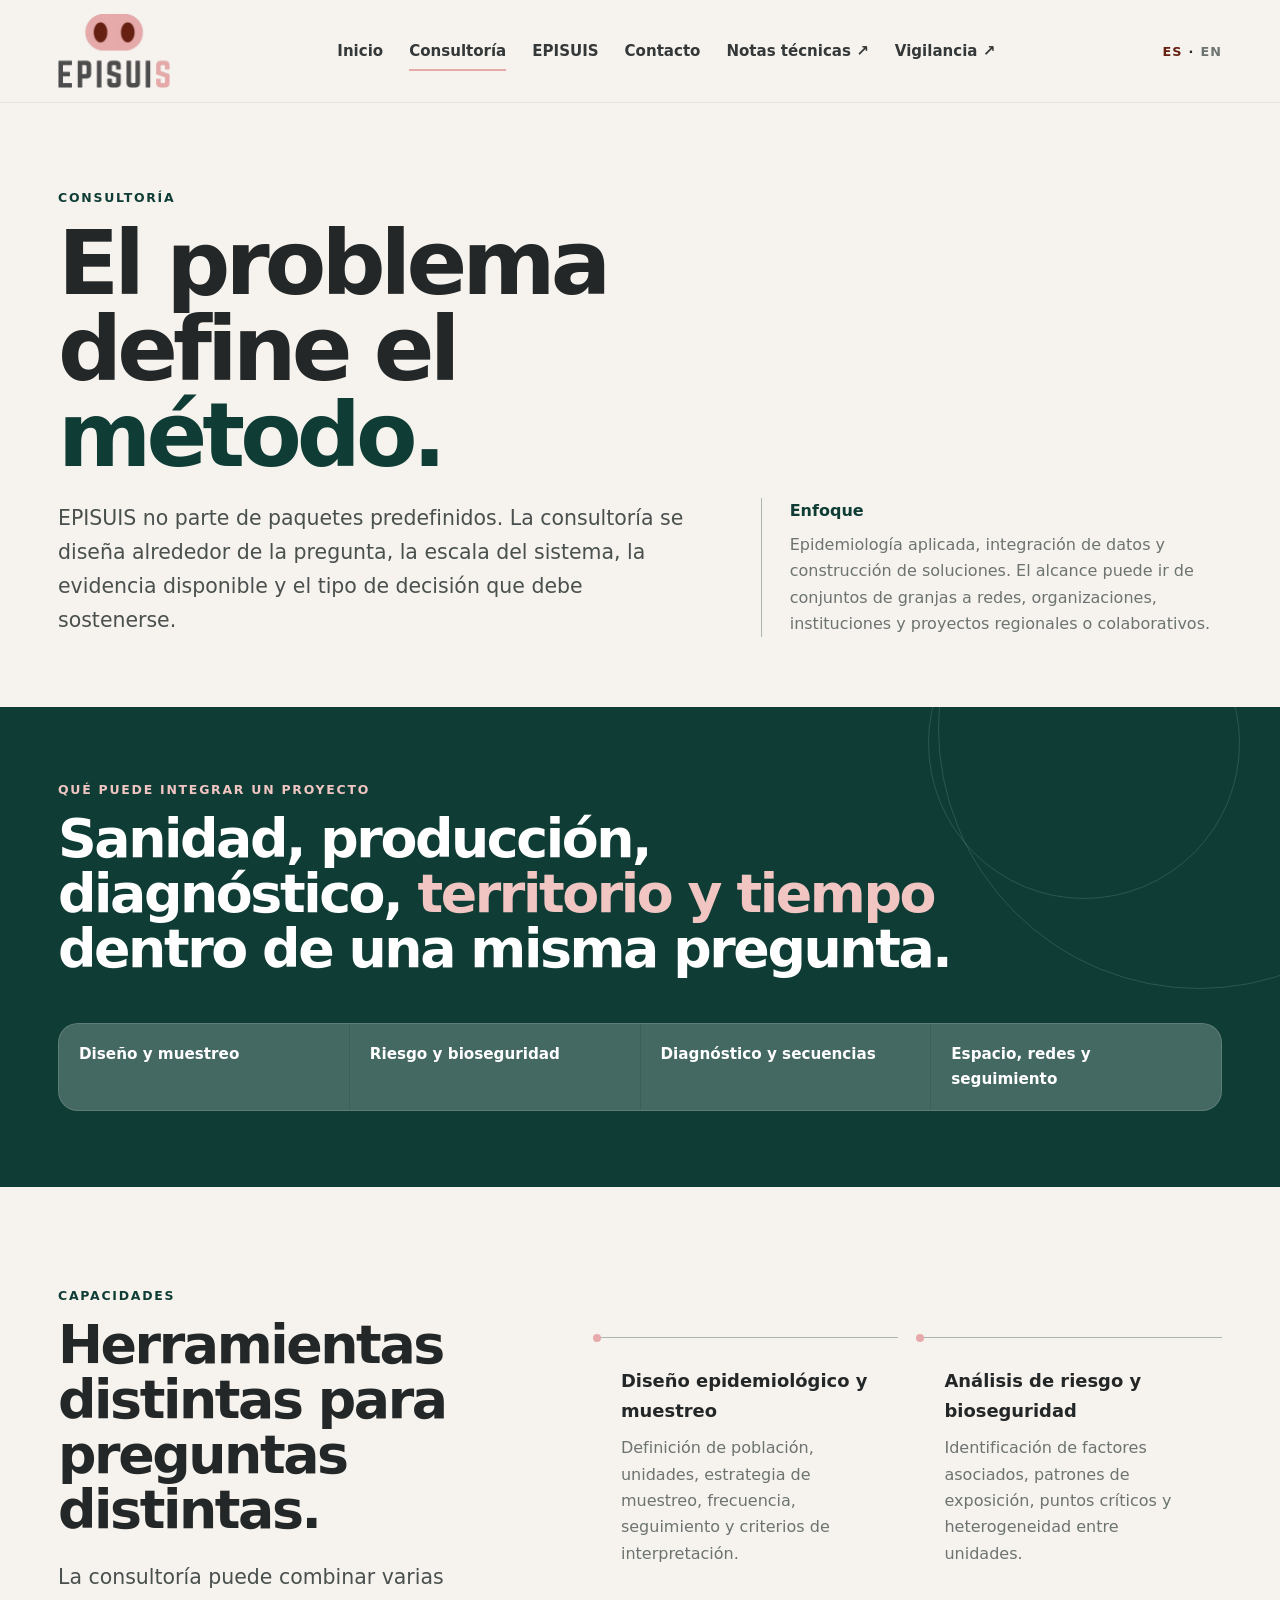
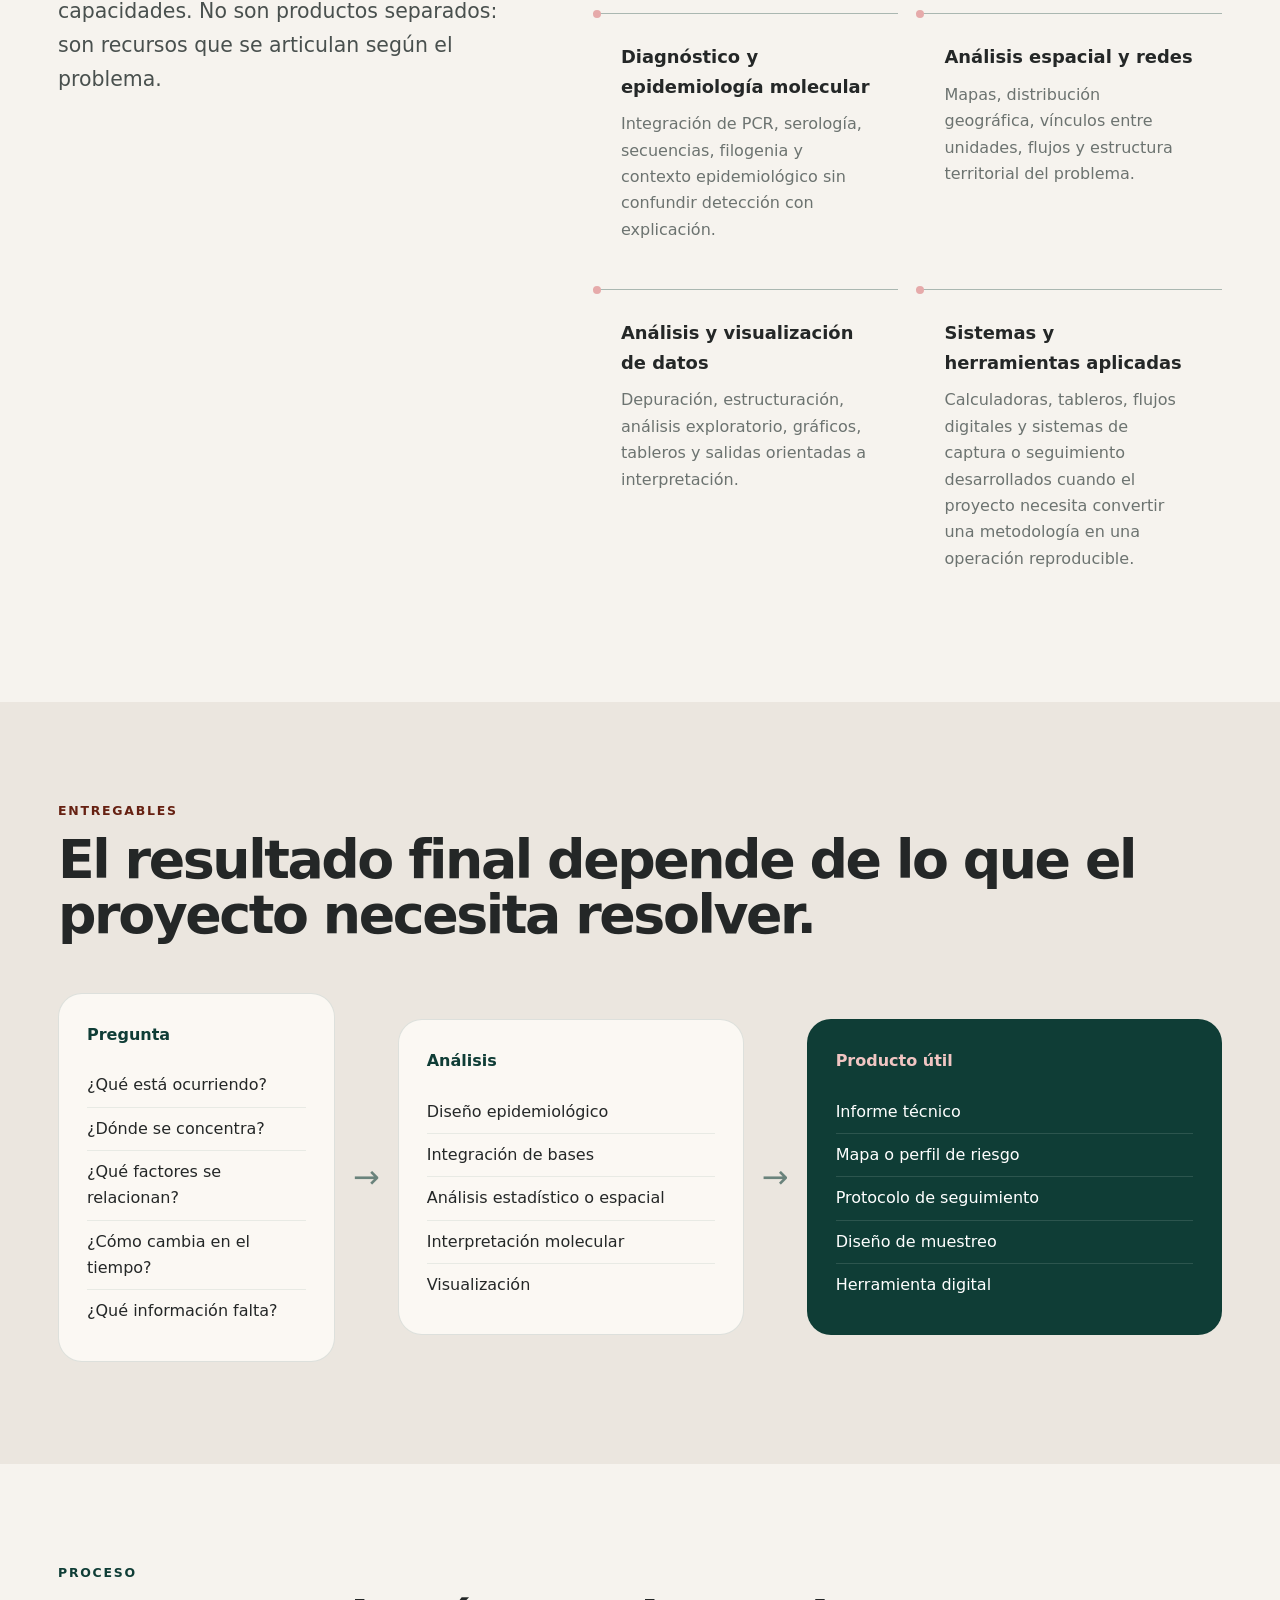
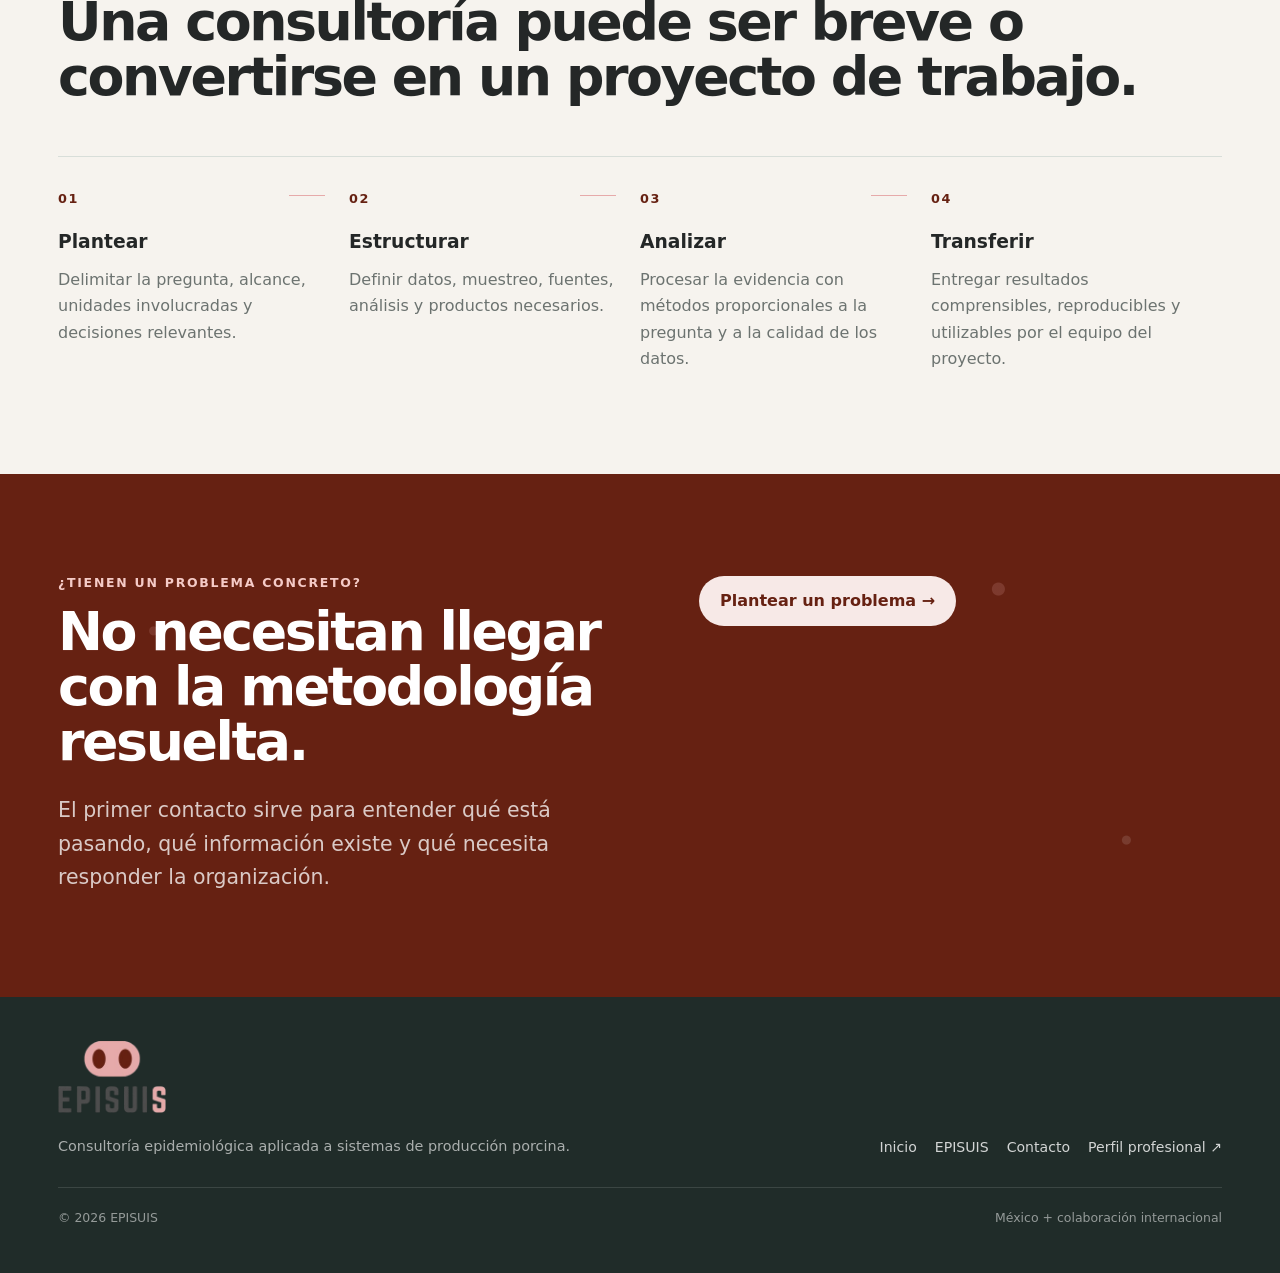
<file: consultoria.html>
<!doctype html>
<html lang="es-MX">
<head>
  <meta charset="utf-8"><meta name="viewport" content="width=device-width, initial-scale=1">
  <title>Consultoría | EPISUIS</title>
  <meta name="description" content="Consultoría epidemiológica integral para organizaciones, instituciones, redes de producción y proyectos porcinos: riesgo, diagnóstico, información molecular, territorio, datos y herramientas.">
  <meta name="robots" content="index,follow,max-image-preview:large">
  <link rel="canonical" href="https://episuis.com.mx/consultoria.html">
  <link rel="alternate" hreflang="es-MX" href="https://episuis.com.mx/consultoria.html">
  <link rel="alternate" hreflang="en" href="https://episuis.com.mx/en/consulting.html">
  <link rel="icon" type="image/png" href="assets/images/identity/favicon-source.png">
  <link rel="stylesheet" href="assets/css/style.css">
</head>
<body>
<a class="skip-link" href="#contenido">Saltar al contenido</a>
<header class="site-header"><div class="header-inner"><a class="brand" href="./" aria-label="EPISUIS, inicio"><img src="assets/images/identity/logo-episuis.png" alt="EPISUIS"></a><nav class="nav" aria-label="Navegación principal"><a href="./">Inicio</a><a href="consultoria.html" aria-current="page">Consultoría</a><a href="sobre.html">EPISUIS</a><a href="contacto.html">Contacto</a><a href="https://aljogaba.github.io/notas-tecnicas/" target="_blank" rel="noopener">Notas técnicas ↗</a></nav><div class="header-actions"><div class="lang-switch"><span class="active">ES</span><span>·</span><a href="en/consulting.html">EN</a></div><button class="menu-toggle" type="button" aria-label="Abrir menú" aria-expanded="false"><span></span></button></div></div></header>
<main id="contenido">
<section class="page-hero"><div class="container page-hero-grid"><div class="reveal"><p class="eyebrow">Consultoría</p><h1 class="display">El problema define el <em>método.</em></h1><p class="lede">EPISUIS no parte de paquetes predefinidos. La consultoría se diseña alrededor de la pregunta, la escala del sistema, la evidencia disponible y el tipo de decisión que debe sostenerse.</p></div><aside class="page-aside reveal"><strong>Enfoque</strong> Epidemiología aplicada, integración de datos y construcción de soluciones. El alcance puede ir de conjuntos de granjas a redes, organizaciones, instituciones y proyectos regionales o colaborativos.</aside></div></section>
<section class="section-tight statement"><div class="container reveal"><p class="eyebrow">Qué puede integrar un proyecto</p><h2 class="h2">Sanidad, producción, diagnóstico, <span>territorio y tiempo</span> dentro de una misma pregunta.</h2><div class="layer-strip"><span>Diseño y muestreo</span><span>Riesgo y bioseguridad</span><span>Diagnóstico y secuencias</span><span>Espacio, redes y seguimiento</span></div></div></section>
<section class="section"><div class="container split"><div class="section-intro reveal"><p class="eyebrow">Capacidades</p><h2 class="h2">Herramientas distintas para preguntas distintas.</h2><p class="lede">La consultoría puede combinar varias capacidades. No son productos separados: son recursos que se articulan según el problema.</p></div><div class="capability-grid reveal"><article class="capability"><h3>Diseño epidemiológico y muestreo</h3><p>Definición de población, unidades, estrategia de muestreo, frecuencia, seguimiento y criterios de interpretación.</p></article><article class="capability"><h3>Análisis de riesgo y bioseguridad</h3><p>Identificación de factores asociados, patrones de exposición, puntos críticos y heterogeneidad entre unidades.</p></article><article class="capability"><h3>Diagnóstico y epidemiología molecular</h3><p>Integración de PCR, serología, secuencias, filogenia y contexto epidemiológico sin confundir detección con explicación.</p></article><article class="capability"><h3>Análisis espacial y redes</h3><p>Mapas, distribución geográfica, vínculos entre unidades, flujos y estructura territorial del problema.</p></article><article class="capability"><h3>Análisis y visualización de datos</h3><p>Depuración, estructuración, análisis exploratorio, gráficos, tableros y salidas orientadas a interpretación.</p></article><article class="capability"><h3>Sistemas y herramientas aplicadas</h3><p>Calculadoras, tableros, flujos digitales y sistemas de captura o seguimiento desarrollados cuando el proyecto necesita convertir una metodología en una operación reproducible.</p></article></div></div></section>
<section class="output-section section"><div class="container reveal"><p class="eyebrow kicker-rose">Entregables</p><h2 class="h2">El resultado final depende de lo que el proyecto necesita resolver.</h2><div class="output-flow"><div class="output-group"><strong>Pregunta</strong><ul><li>¿Qué está ocurriendo?</li><li>¿Dónde se concentra?</li><li>¿Qué factores se relacionan?</li><li>¿Cómo cambia en el tiempo?</li><li>¿Qué información falta?</li></ul></div><div class="flow-arrow">→</div><div class="output-group"><strong>Análisis</strong><ul><li>Diseño epidemiológico</li><li>Integración de bases</li><li>Análisis estadístico o espacial</li><li>Interpretación molecular</li><li>Visualización</li></ul></div><div class="flow-arrow">→</div><div class="output-group output-emphasis"><strong>Producto útil</strong><ul><li>Informe técnico</li><li>Mapa o perfil de riesgo</li><li>Protocolo de seguimiento</li><li>Diseño de muestreo</li><li>Herramienta digital</li></ul></div></div></div></section>
<section class="section"><div class="container reveal"><p class="eyebrow">Proceso</p><h2 class="h2">Una consultoría puede ser breve o convertirse en un proyecto de trabajo.</h2><div class="process"><article><span class="num">01</span><h3>Plantear</h3><p>Delimitar la pregunta, alcance, unidades involucradas y decisiones relevantes.</p></article><article><span class="num">02</span><h3>Estructurar</h3><p>Definir datos, muestreo, fuentes, análisis y productos necesarios.</p></article><article><span class="num">03</span><h3>Analizar</h3><p>Procesar la evidencia con métodos proporcionales a la pregunta y a la calidad de los datos.</p></article><article><span class="num">04</span><h3>Transferir</h3><p>Entregar resultados comprensibles, reproducibles y utilizables por el equipo del proyecto.</p></article></div></div></section>
<section class="contact-band section"><div class="container contact-grid"><div class="reveal"><p class="eyebrow">¿Tienen un problema concreto?</p><h2 class="h2">No necesitan llegar con la metodología resuelta.</h2><p class="lede">El primer contacto sirve para entender qué está pasando, qué información existe y qué necesita responder la organización.</p></div><div class="reveal"><a class="btn btn-soft" href="contacto.html">Plantear un problema →</a></div></div></section>
</main>
<footer class="site-footer"><div class="container"><div class="footer-grid"><div class="footer-brand"><img src="assets/images/identity/logo-episuis.png" alt="EPISUIS"><p>Consultoría epidemiológica aplicada a sistemas de producción porcina.</p></div><div class="footer-links"><a href="./">Inicio</a><a href="sobre.html">EPISUIS</a><a href="contacto.html">Contacto</a><a href="https://aljogaba.github.io/" target="_blank" rel="noopener">Perfil profesional ↗</a></div></div><div class="footer-bottom"><span>© <span data-year></span> EPISUIS</span><span>México + colaboración internacional</span></div></div></footer>
<script src="assets/js/main.js" defer></script>
</body></html>
</file>
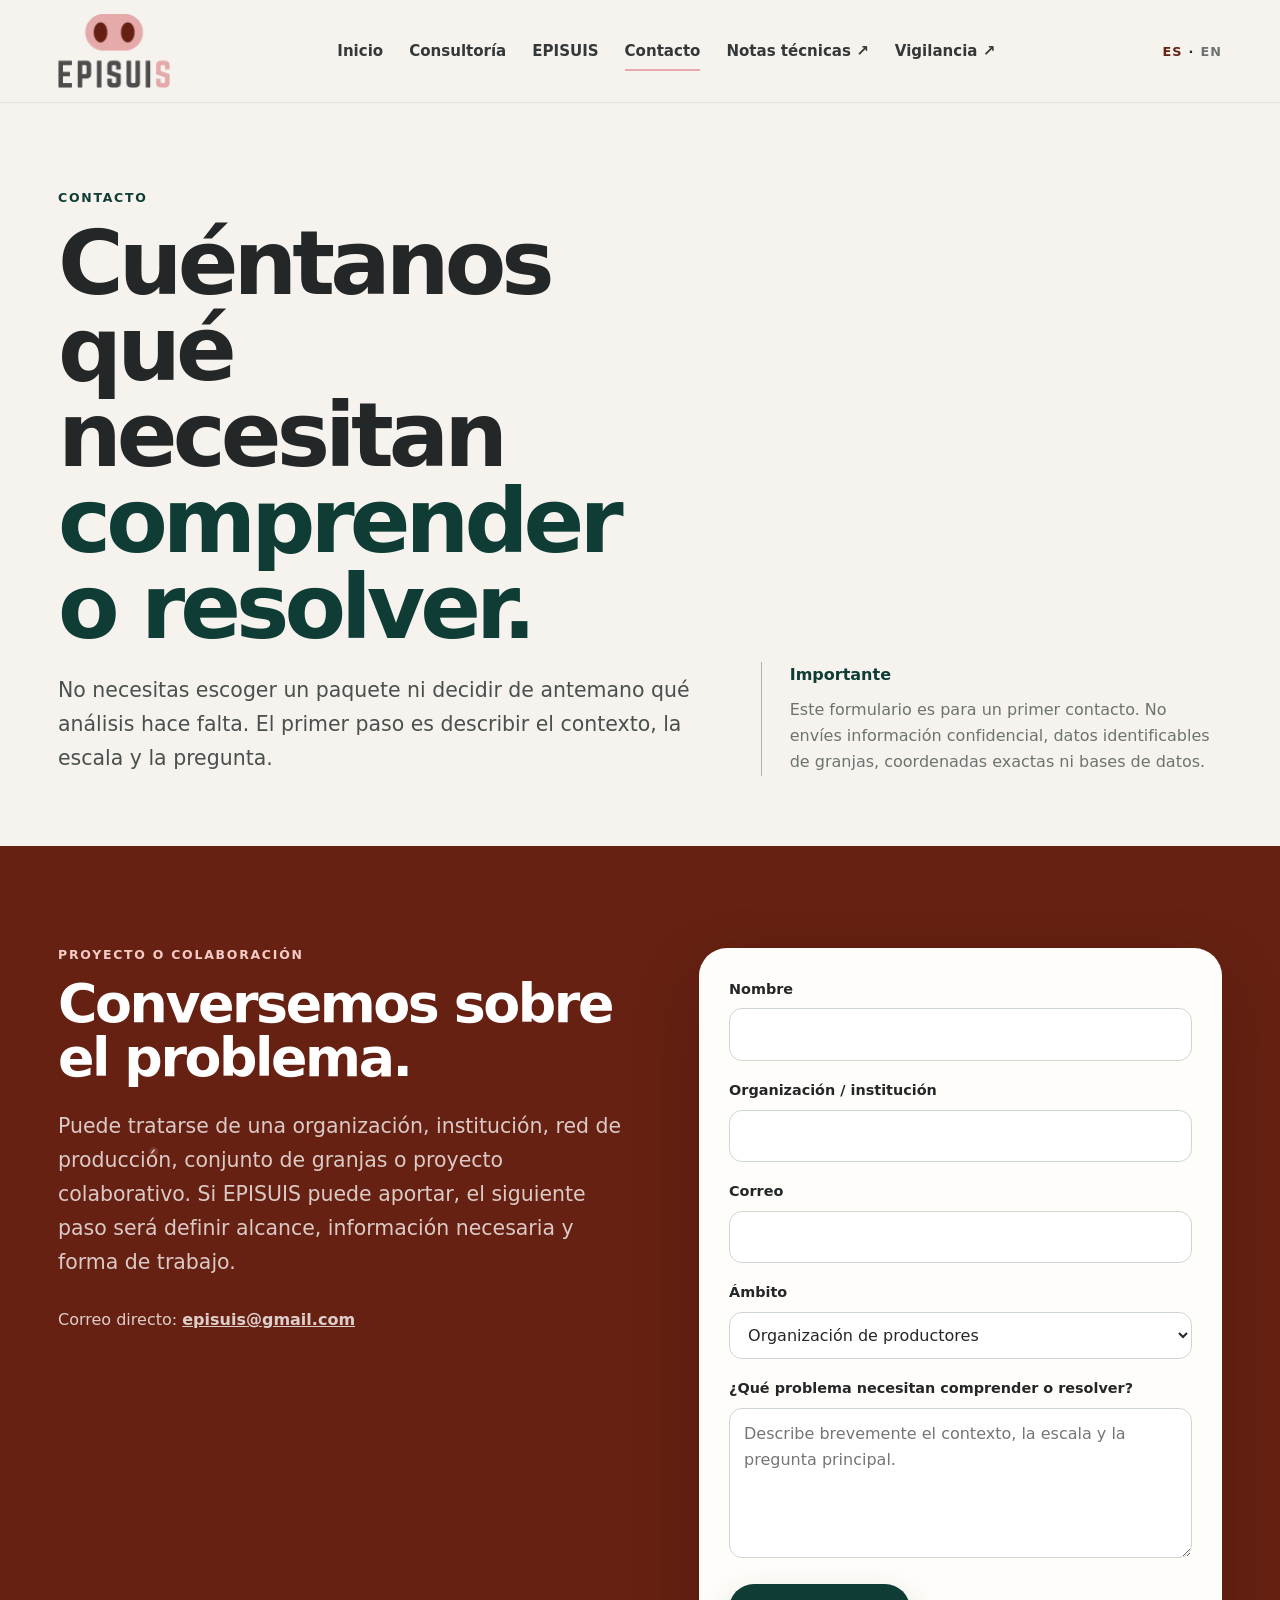
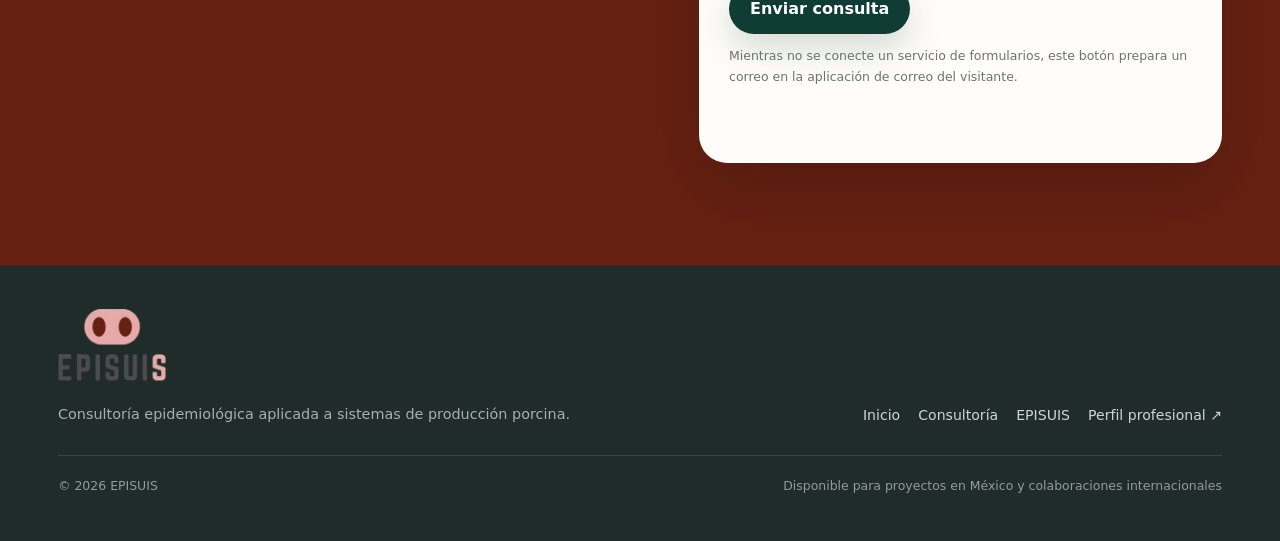
<file: contacto.html>
<!doctype html>
<html lang="es-MX"><head><meta charset="utf-8"><meta name="viewport" content="width=device-width, initial-scale=1"><title>Contacto | EPISUIS</title><meta name="description" content="Plantea a EPISUIS un problema sanitario, epidemiológico o de integración de datos en sistemas de producción porcina."><meta name="robots" content="index,follow"><link rel="canonical" href="https://episuis.com.mx/contacto.html"><link rel="alternate" hreflang="es-MX" href="https://episuis.com.mx/contacto.html"><link rel="alternate" hreflang="en" href="https://episuis.com.mx/en/contact.html"><link rel="icon" type="image/png" href="assets/images/identity/favicon-source.png"><link rel="stylesheet" href="assets/css/style.css"></head>
<body><a class="skip-link" href="#contenido">Saltar al contenido</a><header class="site-header"><div class="header-inner"><a class="brand" href="./"><img src="assets/images/identity/logo-episuis.png" alt="EPISUIS"></a><nav class="nav"><a href="./">Inicio</a><a href="consultoria.html">Consultoría</a><a href="sobre.html">EPISUIS</a><a href="contacto.html" aria-current="page">Contacto</a><a href="https://aljogaba.github.io/notas-tecnicas/" target="_blank" rel="noopener">Notas técnicas ↗</a></nav><div class="header-actions"><div class="lang-switch"><span class="active">ES</span><span>·</span><a href="en/contact.html">EN</a></div><button class="menu-toggle" type="button" aria-label="Abrir menú" aria-expanded="false"><span></span></button></div></div></header>
<main id="contenido"><section class="page-hero"><div class="container page-hero-grid"><div class="reveal"><p class="eyebrow">Contacto</p><h1 class="display">Cuéntanos qué necesitan <em>comprender o resolver.</em></h1><p class="lede">No necesitas escoger un paquete ni decidir de antemano qué análisis hace falta. El primer paso es describir el contexto, la escala y la pregunta.</p></div><aside class="page-aside reveal"><strong>Importante</strong> Este formulario es para un primer contacto. No envíes información confidencial, datos identificables de granjas, coordenadas exactas ni bases de datos.</aside></div></section>
<section class="contact-band section"><div class="container contact-grid"><div class="reveal"><p class="eyebrow">Proyecto o colaboración</p><h2 class="h2">Conversemos sobre el problema.</h2><p class="lede">Puede tratarse de una organización, institución, red de producción, conjunto de granjas o proyecto colaborativo. Si EPISUIS puede aportar, el siguiente paso será definir alcance, información necesaria y forma de trabajo.</p><p style="margin-top:28px;color:rgba(255,255,255,.78)">Correo directo: <a href="mailto:episuis@gmail.com"><strong>episuis@gmail.com</strong></a></p></div><form class="form-card reveal" data-contact-form data-endpoint="" data-sending="Enviando…" data-success="Mensaje enviado." data-error="No fue posible enviar el formulario. Puedes escribirnos por correo."><div class="field"><label for="name">Nombre</label><input id="name" name="name" required autocomplete="name"></div><div class="field"><label for="organization">Organización / institución</label><input id="organization" name="organization" autocomplete="organization"></div><div class="field"><label for="email">Correo</label><input id="email" type="email" name="email" required autocomplete="email"></div><div class="field"><label for="scope">Ámbito</label><select id="scope" name="scope"><option>Organización de productores</option><option>Red o sistema de producción</option><option>Institución</option><option>Proyecto de investigación o desarrollo</option><option>Conjunto de granjas</option><option>Otro</option></select></div><div class="field"><label for="problem">¿Qué problema necesitan comprender o resolver?</label><textarea id="problem" name="problem" required placeholder="Describe brevemente el contexto, la escala y la pregunta principal."></textarea></div><button class="btn btn-primary" type="submit">Enviar consulta</button><p class="form-note">Mientras no se conecte un servicio de formularios, este botón prepara un correo en la aplicación de correo del visitante.</p><p class="form-status" aria-live="polite"></p></form></div></section></main>
<footer class="site-footer"><div class="container"><div class="footer-grid"><div class="footer-brand"><img src="assets/images/identity/logo-episuis.png" alt="EPISUIS"><p>Consultoría epidemiológica aplicada a sistemas de producción porcina.</p></div><div class="footer-links"><a href="./">Inicio</a><a href="consultoria.html">Consultoría</a><a href="sobre.html">EPISUIS</a><a href="https://aljogaba.github.io/" target="_blank" rel="noopener">Perfil profesional ↗</a></div></div><div class="footer-bottom"><span>© <span data-year></span> EPISUIS</span><span>Disponible para proyectos en México y colaboraciones internacionales</span></div></div></footer><script src="assets/js/main.js" defer></script></body></html>
</file>
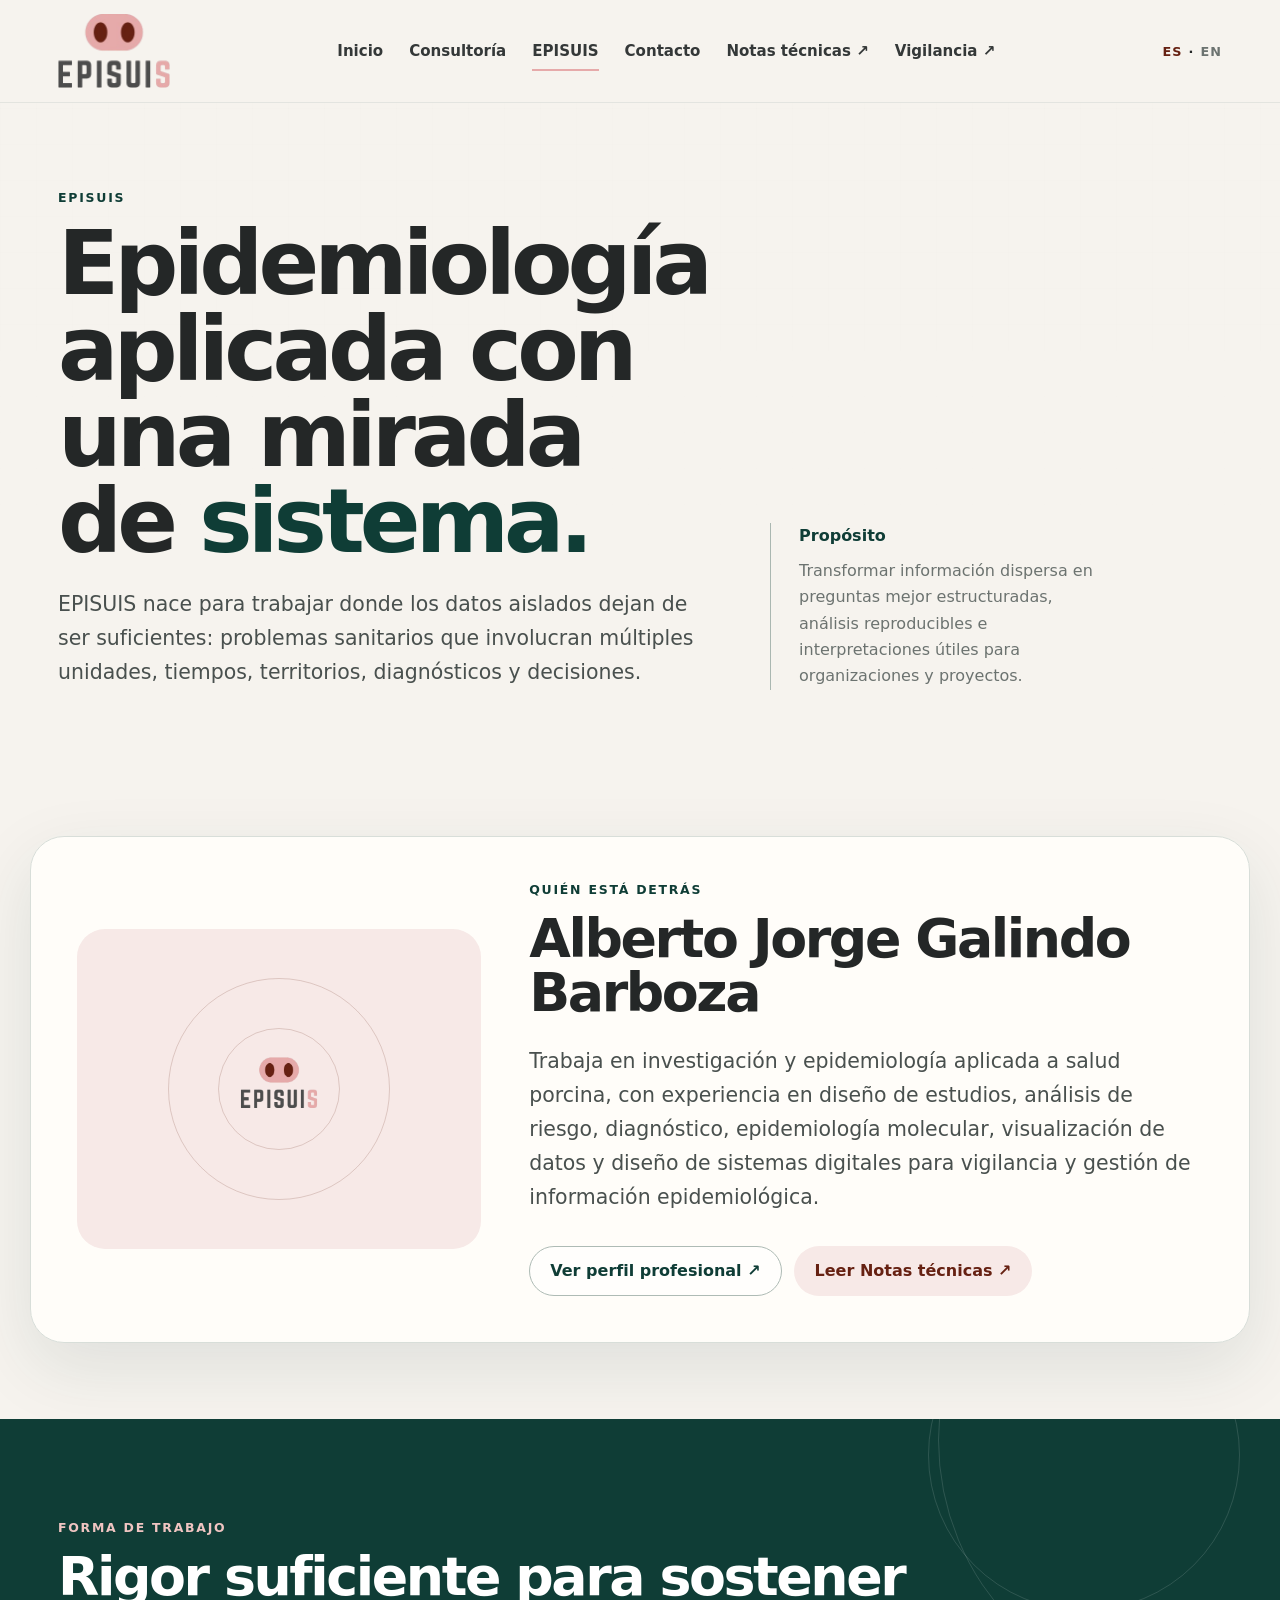
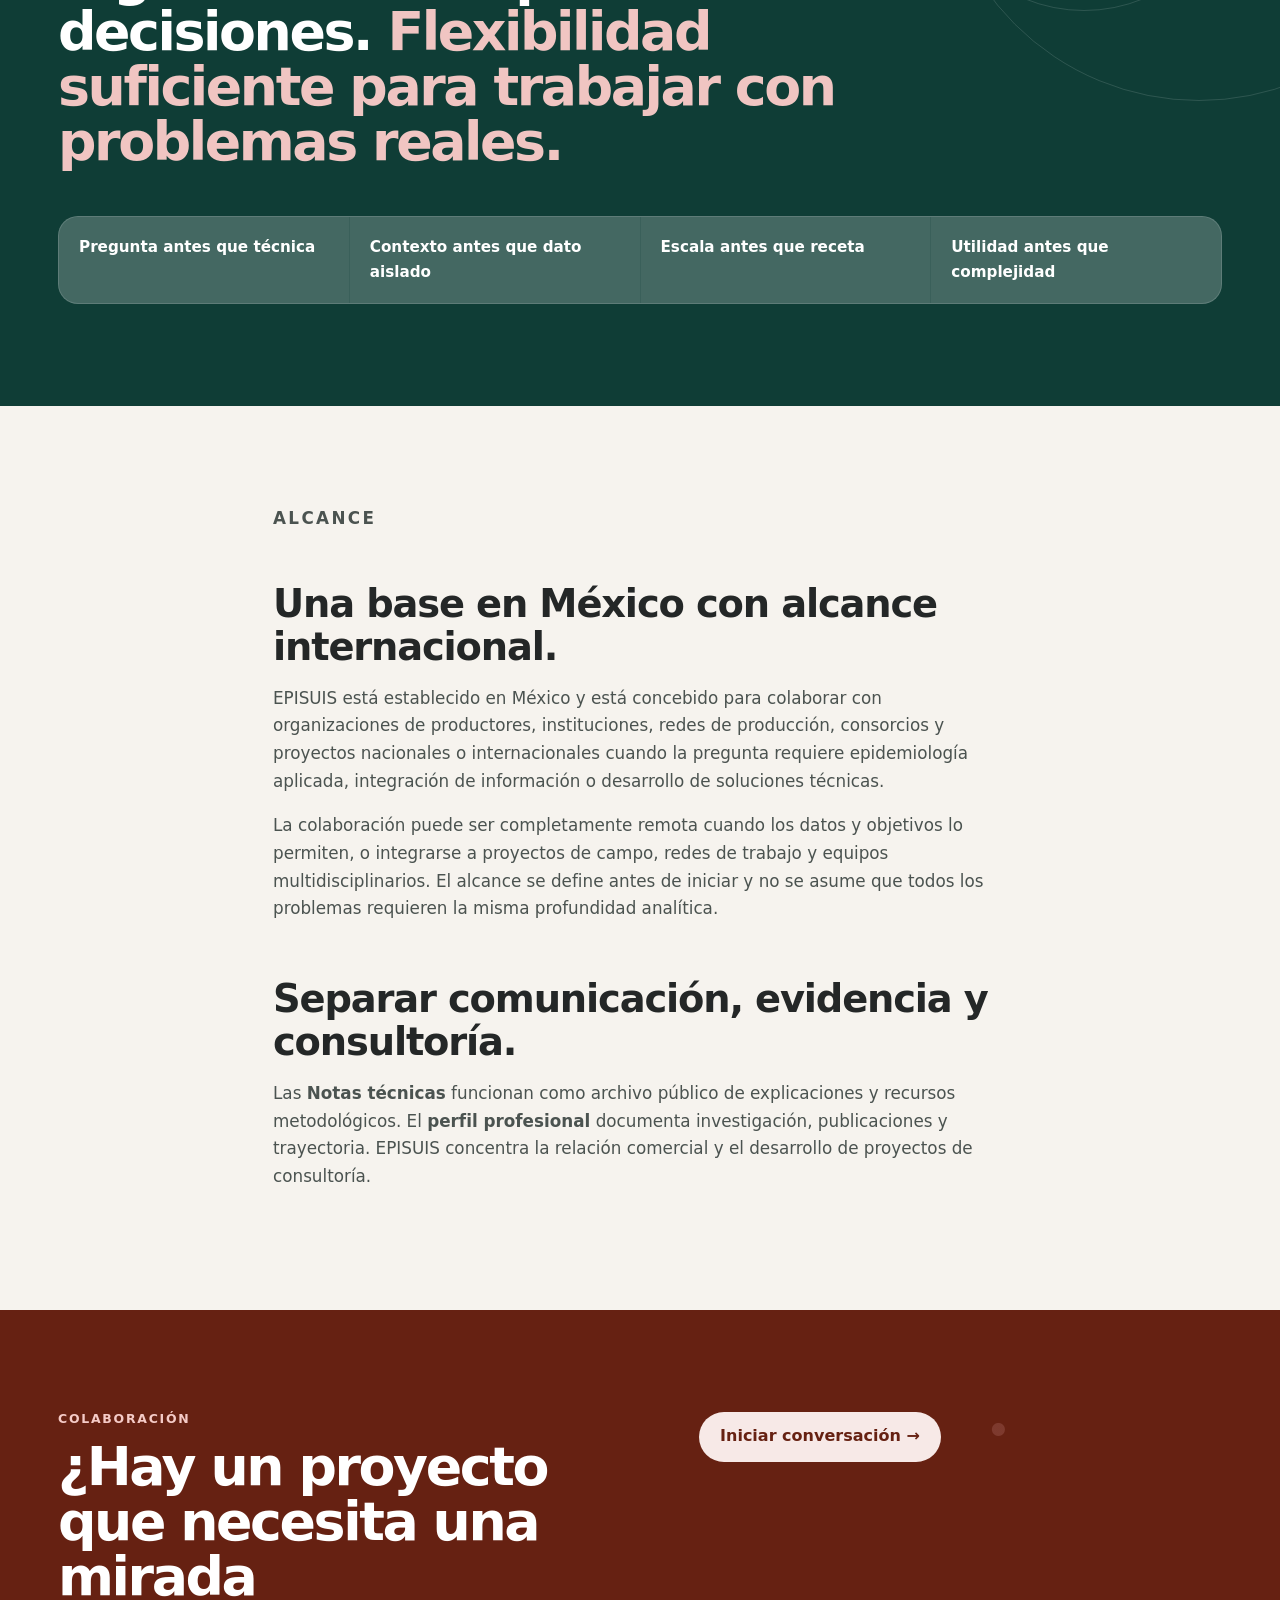
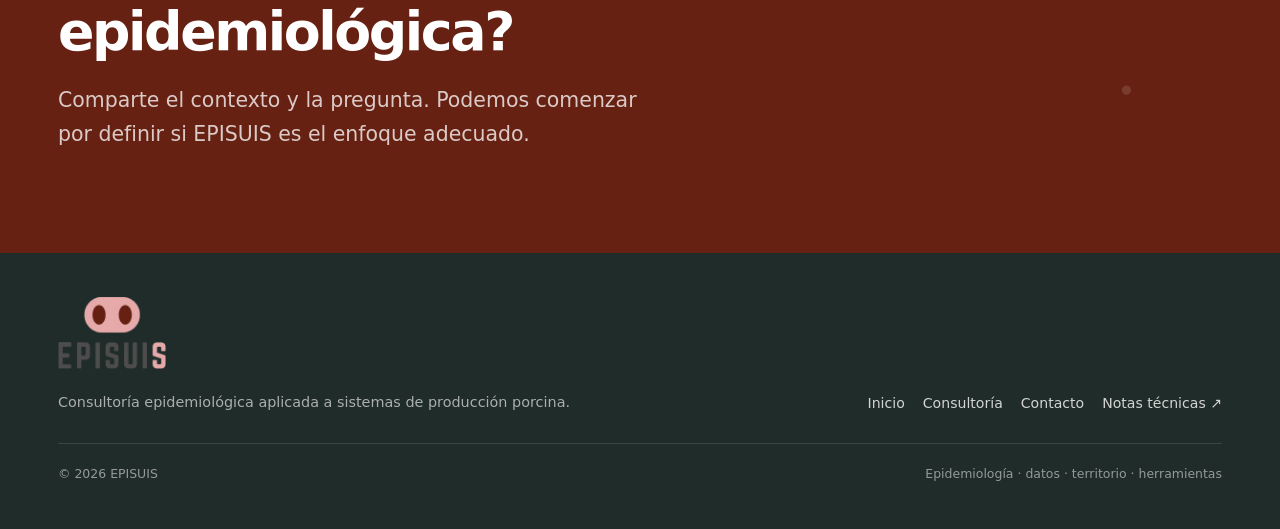
<file: sobre.html>
<!doctype html>
<html lang="es-MX"><head><meta charset="utf-8"><meta name="viewport" content="width=device-width, initial-scale=1"><title>EPISUIS | Sobre la consultoría</title><meta name="description" content="EPISUIS es una consultoría enfocada en epidemiología aplicada, salud porcina, análisis de datos, territorio y desarrollo de herramientas para problemas complejos."><meta name="robots" content="index,follow,max-image-preview:large"><link rel="canonical" href="https://episuis.com.mx/sobre.html"><link rel="alternate" hreflang="es-MX" href="https://episuis.com.mx/sobre.html"><link rel="alternate" hreflang="en" href="https://episuis.com.mx/en/about.html"><link rel="icon" type="image/png" href="assets/images/identity/favicon-source.png"><link rel="stylesheet" href="assets/css/style.css"></head>
<body><a class="skip-link" href="#contenido">Saltar al contenido</a><header class="site-header"><div class="header-inner"><a class="brand" href="./"><img src="assets/images/identity/logo-episuis.png" alt="EPISUIS"></a><nav class="nav" aria-label="Navegación principal"><a href="./">Inicio</a><a href="consultoria.html">Consultoría</a><a href="sobre.html" aria-current="page">EPISUIS</a><a href="contacto.html">Contacto</a><a href="https://aljogaba.github.io/notas-tecnicas/" target="_blank" rel="noopener">Notas técnicas ↗</a></nav><div class="header-actions"><div class="lang-switch"><span class="active">ES</span><span>·</span><a href="en/about.html">EN</a></div><button class="menu-toggle" type="button" aria-label="Abrir menú" aria-expanded="false"><span></span></button></div></div></header>
<main id="contenido"><section class="page-hero"><div class="container page-hero-grid"><div class="reveal"><p class="eyebrow">EPISUIS</p><h1 class="display">Epidemiología aplicada con una mirada de <em>sistema.</em></h1><p class="lede">EPISUIS nace para trabajar donde los datos aislados dejan de ser suficientes: problemas sanitarios que involucran múltiples unidades, tiempos, territorios, diagnósticos y decisiones.</p></div><aside class="page-aside reveal"><strong>Propósito</strong> Transformar información dispersa en preguntas mejor estructuradas, análisis reproducibles e interpretaciones útiles para organizaciones y proyectos.</aside></div></section>
<section class="section-tight"><div class="container about-panel reveal"><div class="about-mark"><img src="assets/images/identity/logo-square.png" alt="Logo de EPISUIS"></div><div><p class="eyebrow">Quién está detrás</p><h2 class="h2">Alberto Jorge Galindo Barboza</h2><p class="lede">Trabaja en investigación y epidemiología aplicada a salud porcina, con experiencia en diseño de estudios, análisis de riesgo, diagnóstico, epidemiología molecular, visualización de datos y diseño de sistemas digitales para vigilancia y gestión de información epidemiológica.</p><div class="btn-row"><a class="btn btn-secondary" href="https://aljogaba.github.io/" target="_blank" rel="noopener">Ver perfil profesional ↗</a><a class="btn btn-soft" href="https://aljogaba.github.io/notas-tecnicas/" target="_blank" rel="noopener">Leer Notas técnicas ↗</a></div></div></div></section>
<section class="statement section"><div class="container reveal"><p class="eyebrow">Forma de trabajo</p><h2 class="h2">Rigor suficiente para sostener decisiones. <span>Flexibilidad suficiente para trabajar con problemas reales.</span></h2><div class="layer-strip"><span>Pregunta antes que técnica</span><span>Contexto antes que dato aislado</span><span>Escala antes que receta</span><span>Utilidad antes que complejidad</span></div></div></section>
<section class="section"><div class="container rich-copy reveal"><p class="eyebrow">Alcance</p><h2>Una base en México con alcance internacional.</h2><p>EPISUIS está establecido en México y está concebido para colaborar con organizaciones de productores, instituciones, redes de producción, consorcios y proyectos nacionales o internacionales cuando la pregunta requiere epidemiología aplicada, integración de información o desarrollo de soluciones técnicas.</p><p>La colaboración puede ser completamente remota cuando los datos y objetivos lo permiten, o integrarse a proyectos de campo, redes de trabajo y equipos multidisciplinarios. El alcance se define antes de iniciar y no se asume que todos los problemas requieren la misma profundidad analítica.</p><h2>Separar comunicación, evidencia y consultoría.</h2><p>Las <strong>Notas técnicas</strong> funcionan como archivo público de explicaciones y recursos metodológicos. El <strong>perfil profesional</strong> documenta investigación, publicaciones y trayectoria. EPISUIS concentra la relación comercial y el desarrollo de proyectos de consultoría.</p></div></section>
<section class="contact-band section"><div class="container contact-grid"><div class="reveal"><p class="eyebrow">Colaboración</p><h2 class="h2">¿Hay un proyecto que necesita una mirada epidemiológica?</h2><p class="lede">Comparte el contexto y la pregunta. Podemos comenzar por definir si EPISUIS es el enfoque adecuado.</p></div><div class="reveal"><a class="btn btn-soft" href="contacto.html">Iniciar conversación →</a></div></div></section></main>
<footer class="site-footer"><div class="container"><div class="footer-grid"><div class="footer-brand"><img src="assets/images/identity/logo-episuis.png" alt="EPISUIS"><p>Consultoría epidemiológica aplicada a sistemas de producción porcina.</p></div><div class="footer-links"><a href="./">Inicio</a><a href="consultoria.html">Consultoría</a><a href="contacto.html">Contacto</a><a href="https://aljogaba.github.io/notas-tecnicas/" target="_blank" rel="noopener">Notas técnicas ↗</a></div></div><div class="footer-bottom"><span>© <span data-year></span> EPISUIS</span><span>Epidemiología · datos · territorio · herramientas</span></div></div></footer><script src="assets/js/main.js" defer></script></body></html>
</file>
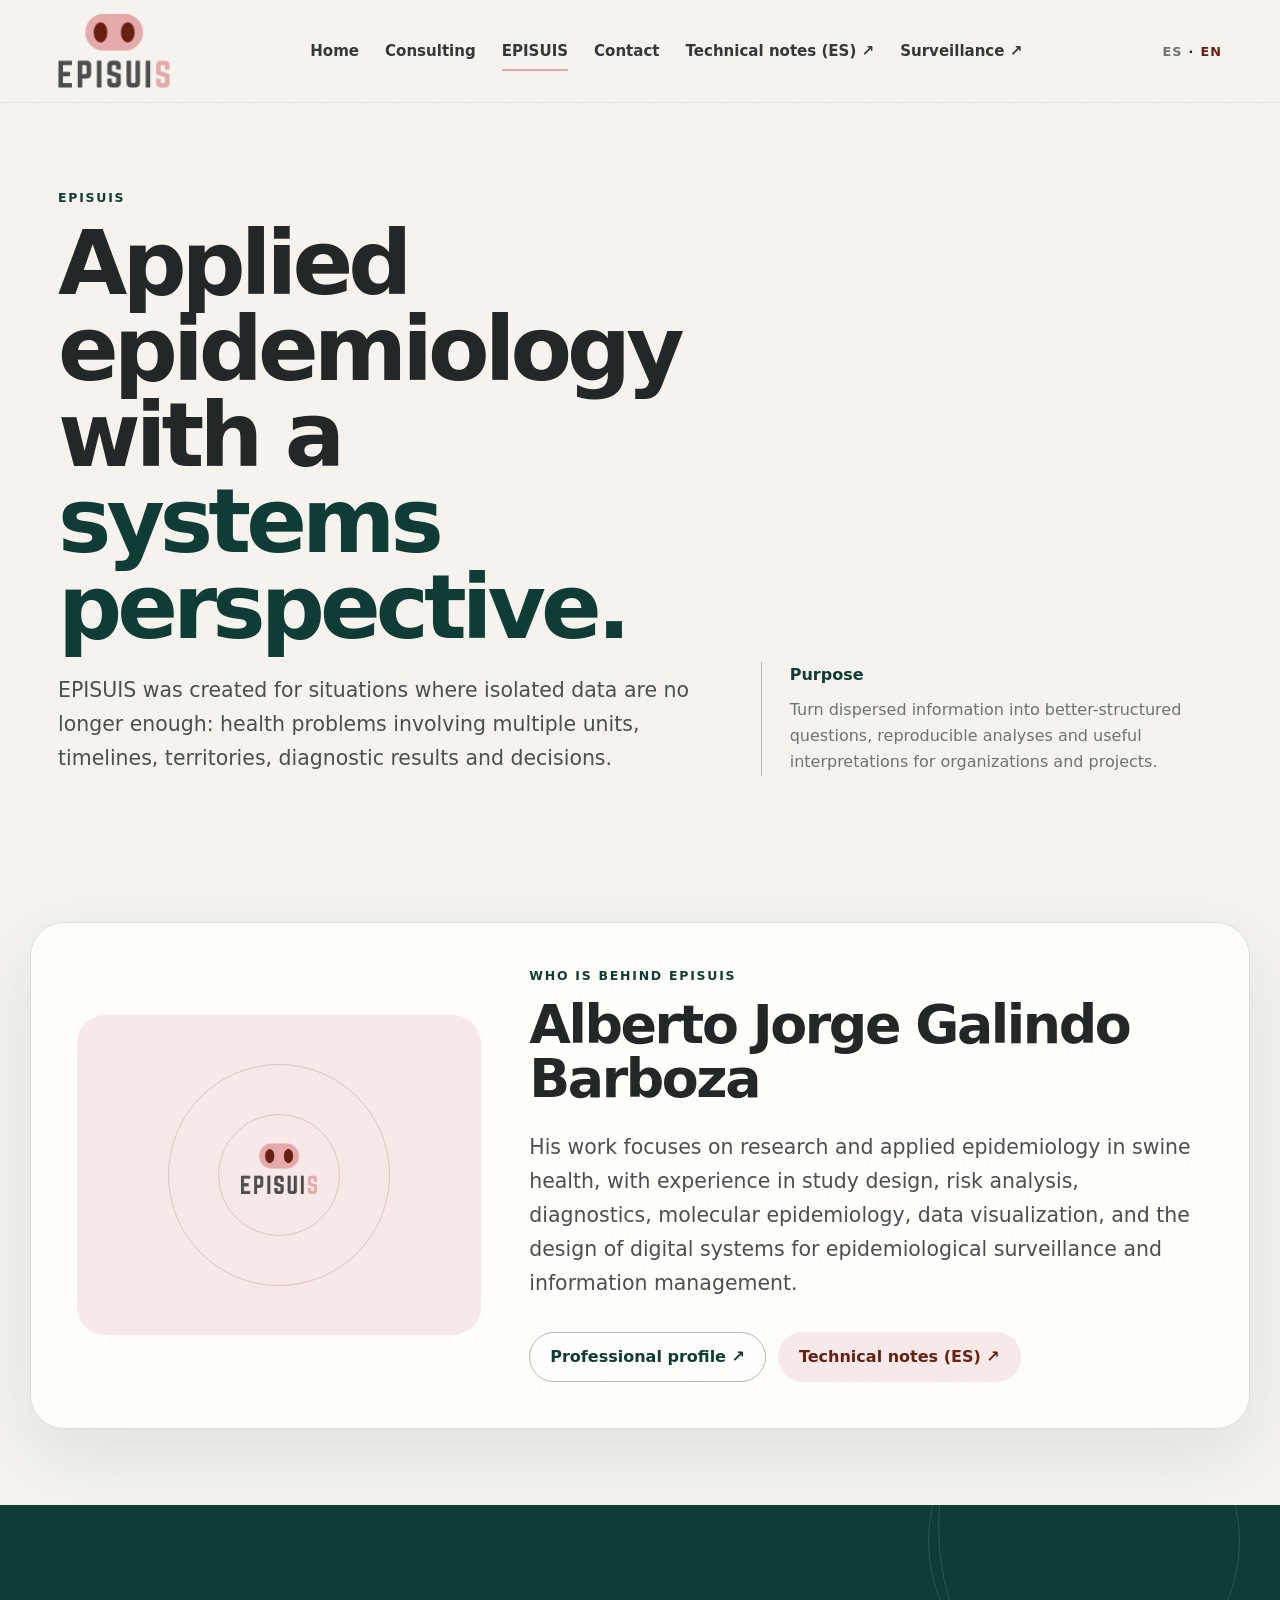
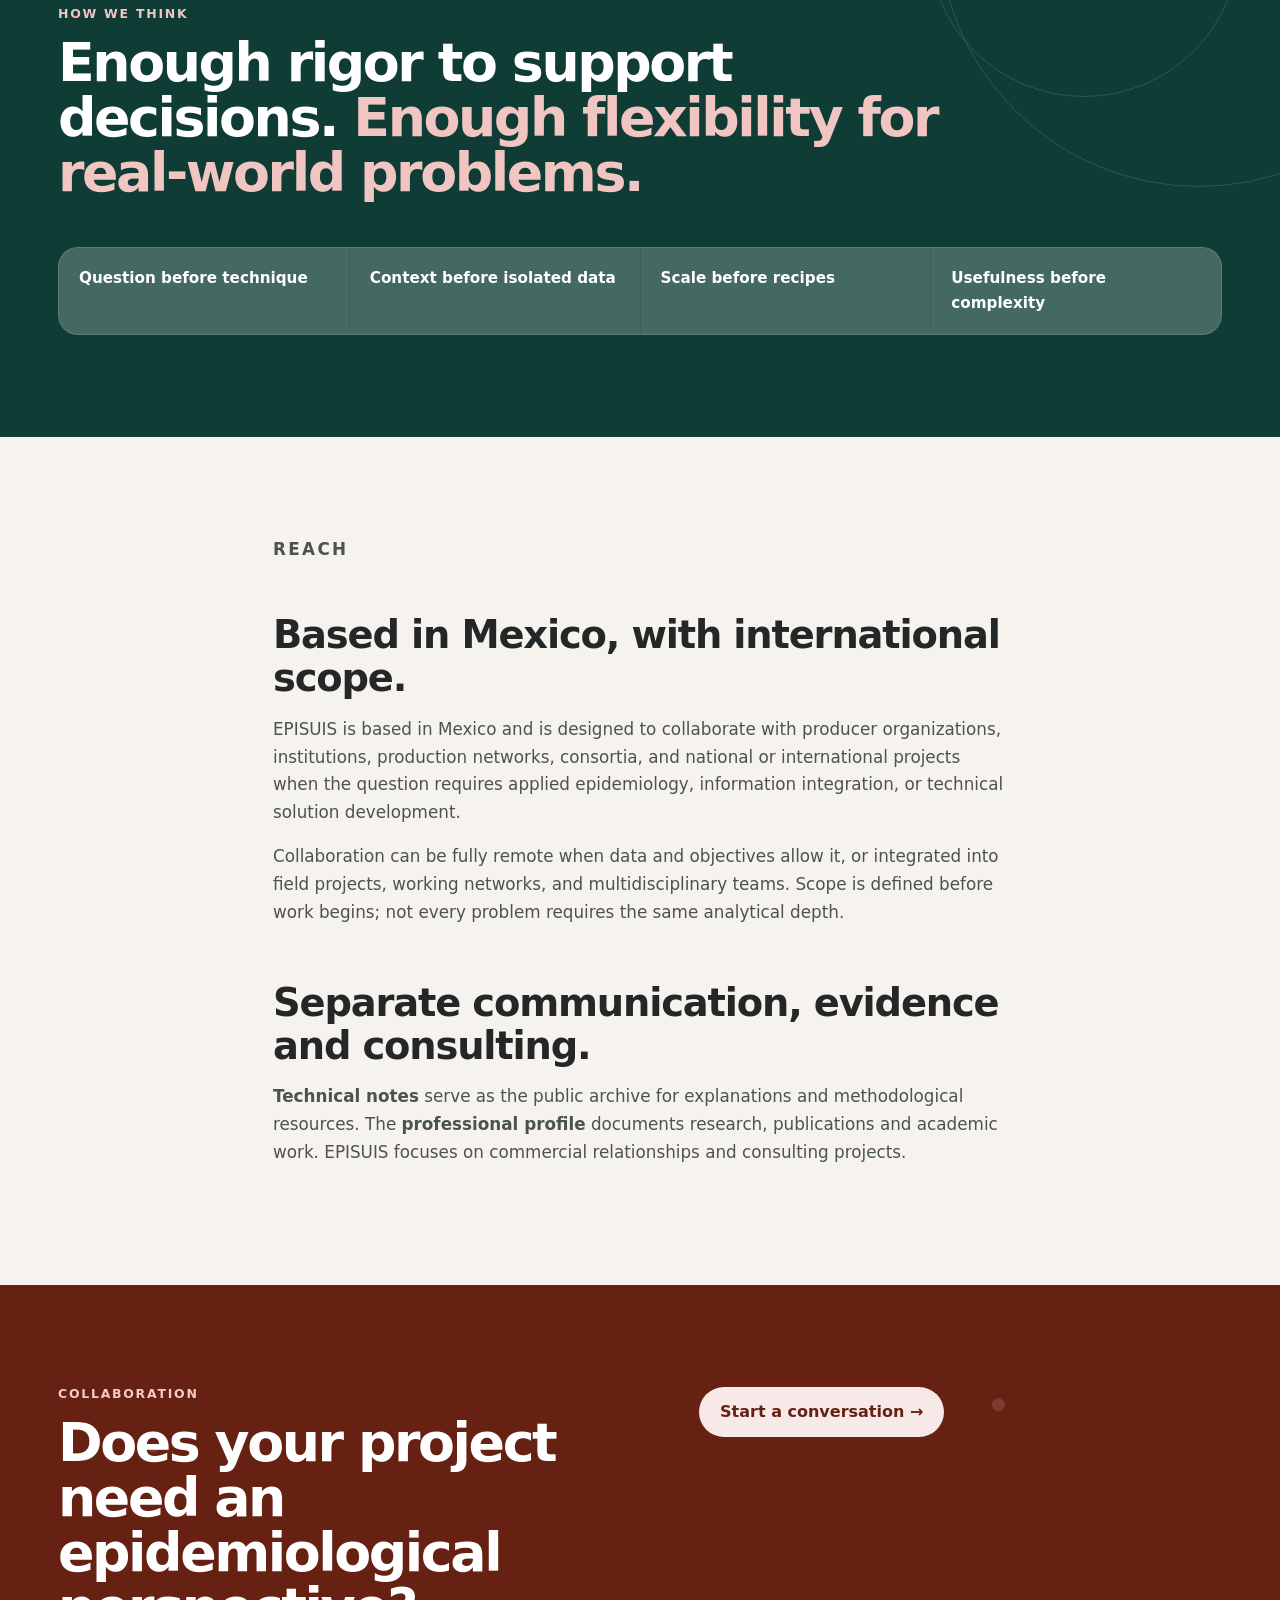
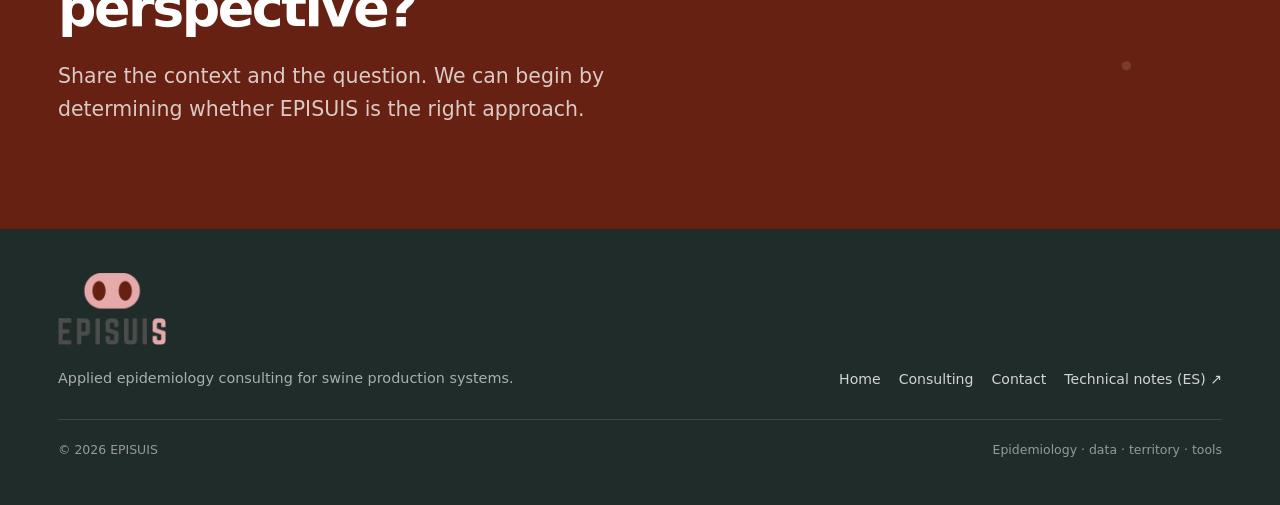
<file: en/about.html>
<!doctype html><html lang="en"><head><meta charset="utf-8"><meta name="viewport" content="width=device-width, initial-scale=1"><title>About EPISUIS</title><meta name="description" content="EPISUIS connects applied epidemiology, swine health, data analysis, territory and digital tool development for complex production-system problems."><meta name="robots" content="index,follow,max-image-preview:large"><link rel="canonical" href="https://episuis.com.mx/en/about.html"><link rel="alternate" hreflang="es-MX" href="https://episuis.com.mx/sobre.html"><link rel="alternate" hreflang="en" href="https://episuis.com.mx/en/about.html"><link rel="icon" href="../assets/images/identity/favicon-source.png"><link rel="stylesheet" href="../assets/css/style.css"></head><body><a class="skip-link" href="#content">Skip to content</a><header class="site-header"><div class="header-inner"><a class="brand" href="./"><img src="../assets/images/identity/logo-episuis.png" alt="EPISUIS"></a><nav class="nav"><a href="./">Home</a><a href="consulting.html">Consulting</a><a href="about.html" aria-current="page">EPISUIS</a><a href="contact.html">Contact</a><a href="https://aljogaba.github.io/notas-tecnicas/" target="_blank" rel="noopener">Technical notes (ES) ↗</a></nav><div class="header-actions"><div class="lang-switch"><a href="../sobre.html">ES</a><span>·</span><span class="active">EN</span></div><button class="menu-toggle" type="button" aria-label="Open menu" aria-expanded="false"><span></span></button></div></div></header><main id="content"><section class="page-hero"><div class="container page-hero-grid"><div class="reveal"><p class="eyebrow">EPISUIS</p><h1 class="display">Applied epidemiology with a <em>systems perspective.</em></h1><p class="lede">EPISUIS was created for situations where isolated data are no longer enough: health problems involving multiple units, timelines, territories, diagnostic results and decisions.</p></div><aside class="page-aside reveal"><strong>Purpose</strong> Turn dispersed information into better-structured questions, reproducible analyses and useful interpretations for organizations and projects.</aside></div></section><section class="section-tight"><div class="container about-panel reveal"><div class="about-mark"><img src="../assets/images/identity/logo-square.png" alt="EPISUIS logo"></div><div><p class="eyebrow">Who is behind EPISUIS</p><h2 class="h2">Alberto Jorge Galindo Barboza</h2><p class="lede">His work focuses on research and applied epidemiology in swine health, with experience in study design, risk analysis, diagnostics, molecular epidemiology, data visualization, and the design of digital systems for epidemiological surveillance and information management.</p><div class="btn-row"><a class="btn btn-secondary" href="https://aljogaba.github.io/" target="_blank" rel="noopener">Professional profile ↗</a><a class="btn btn-soft" href="https://aljogaba.github.io/notas-tecnicas/" target="_blank" rel="noopener">Technical notes (ES) ↗</a></div></div></div></section><section class="statement section"><div class="container reveal"><p class="eyebrow">How we think</p><h2 class="h2">Enough rigor to support decisions. <span>Enough flexibility for real-world problems.</span></h2><div class="layer-strip"><span>Question before technique</span><span>Context before isolated data</span><span>Scale before recipes</span><span>Usefulness before complexity</span></div></div></section><section class="section"><div class="container rich-copy reveal"><p class="eyebrow">Reach</p><h2>Based in Mexico, with international scope.</h2><p>EPISUIS is based in Mexico and is designed to collaborate with producer organizations, institutions, production networks, consortia, and national or international projects when the question requires applied epidemiology, information integration, or technical solution development.</p><p>Collaboration can be fully remote when data and objectives allow it, or integrated into field projects, working networks, and multidisciplinary teams. Scope is defined before work begins; not every problem requires the same analytical depth.</p><h2>Separate communication, evidence and consulting.</h2><p><strong>Technical notes</strong> serve as the public archive for explanations and methodological resources. The <strong>professional profile</strong> documents research, publications and academic work. EPISUIS focuses on commercial relationships and consulting projects.</p></div></section><section class="contact-band section"><div class="container contact-grid"><div class="reveal"><p class="eyebrow">Collaboration</p><h2 class="h2">Does your project need an epidemiological perspective?</h2><p class="lede">Share the context and the question. We can begin by determining whether EPISUIS is the right approach.</p></div><div class="reveal"><a class="btn btn-soft" href="contact.html">Start a conversation →</a></div></div></section></main><footer class="site-footer"><div class="container"><div class="footer-grid"><div class="footer-brand"><img src="../assets/images/identity/logo-episuis.png" alt="EPISUIS"><p>Applied epidemiology consulting for swine production systems.</p></div><div class="footer-links"><a href="./">Home</a><a href="consulting.html">Consulting</a><a href="contact.html">Contact</a><a href="https://aljogaba.github.io/notas-tecnicas/" target="_blank" rel="noopener">Technical notes (ES) ↗</a></div></div><div class="footer-bottom"><span>© <span data-year></span> EPISUIS</span><span>Epidemiology · data · territory · tools</span></div></div></footer><script src="../assets/js/main.js" defer></script></body></html>
</file>
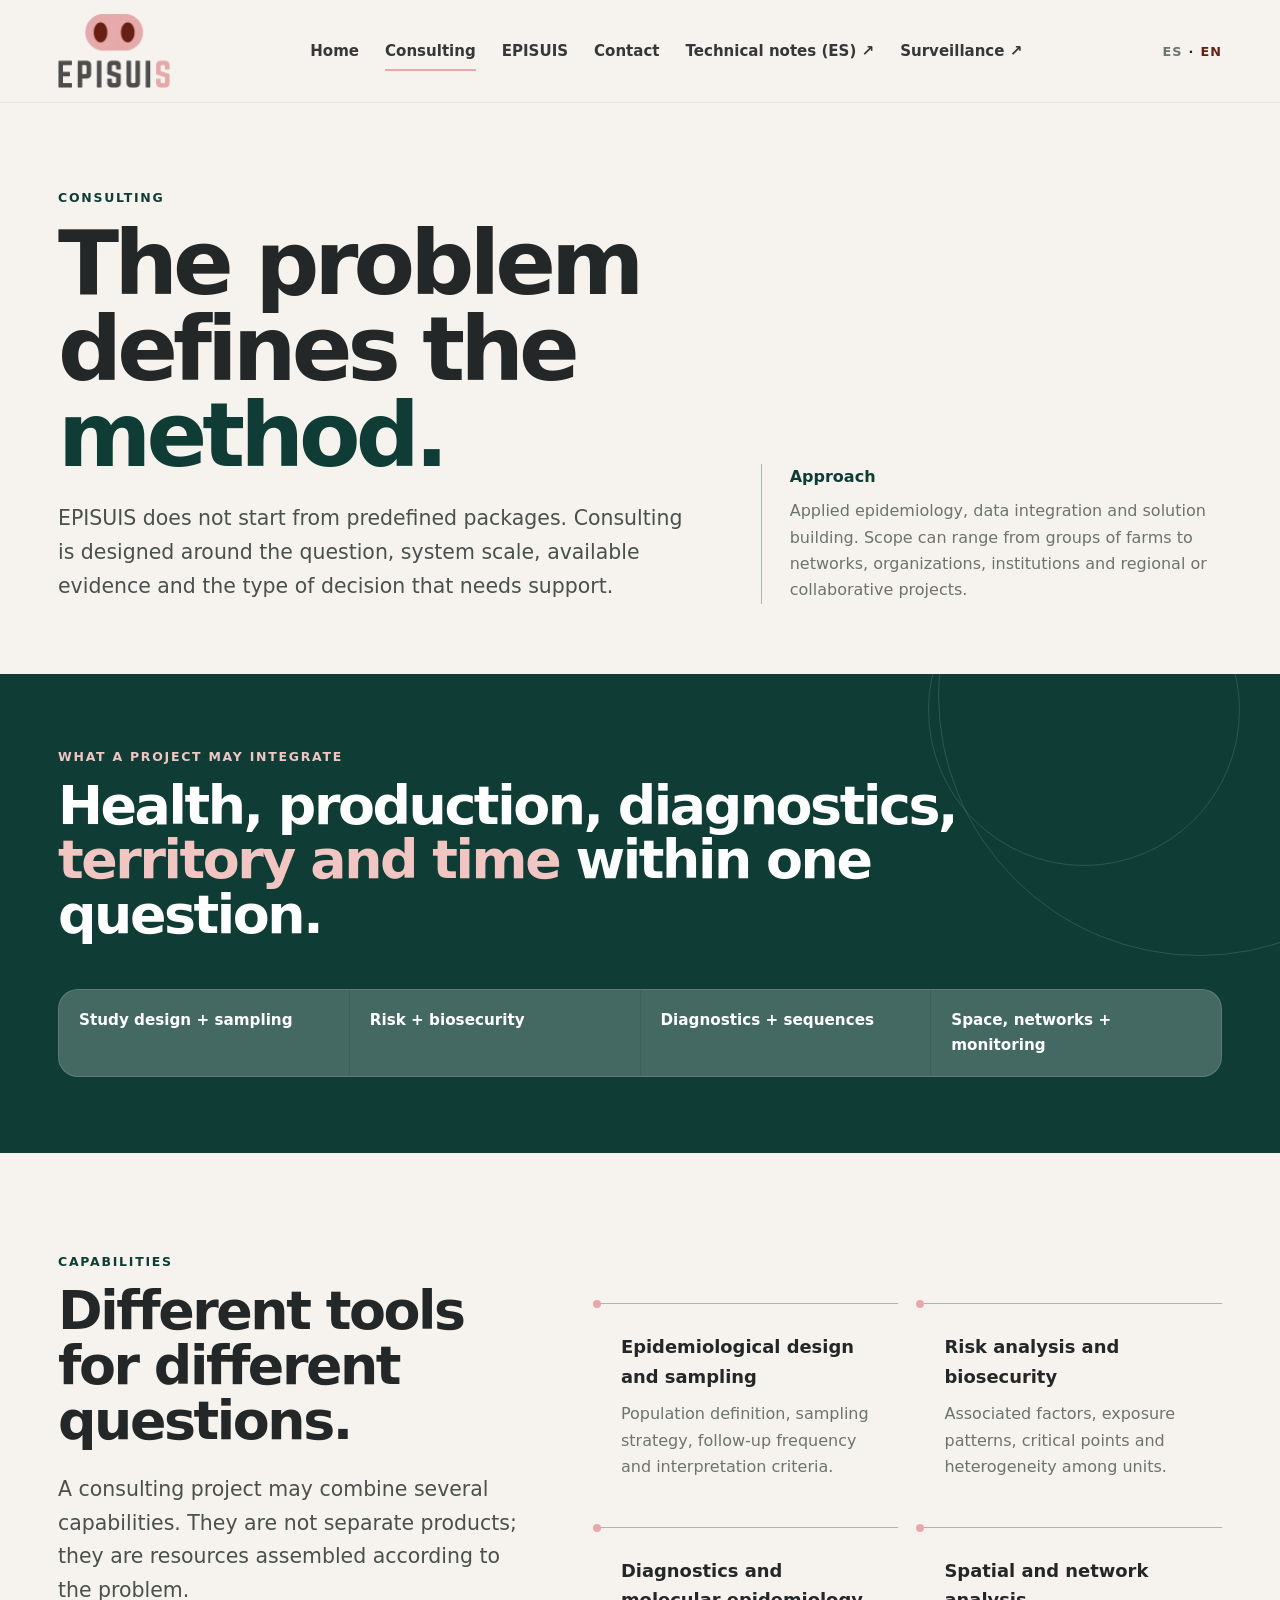
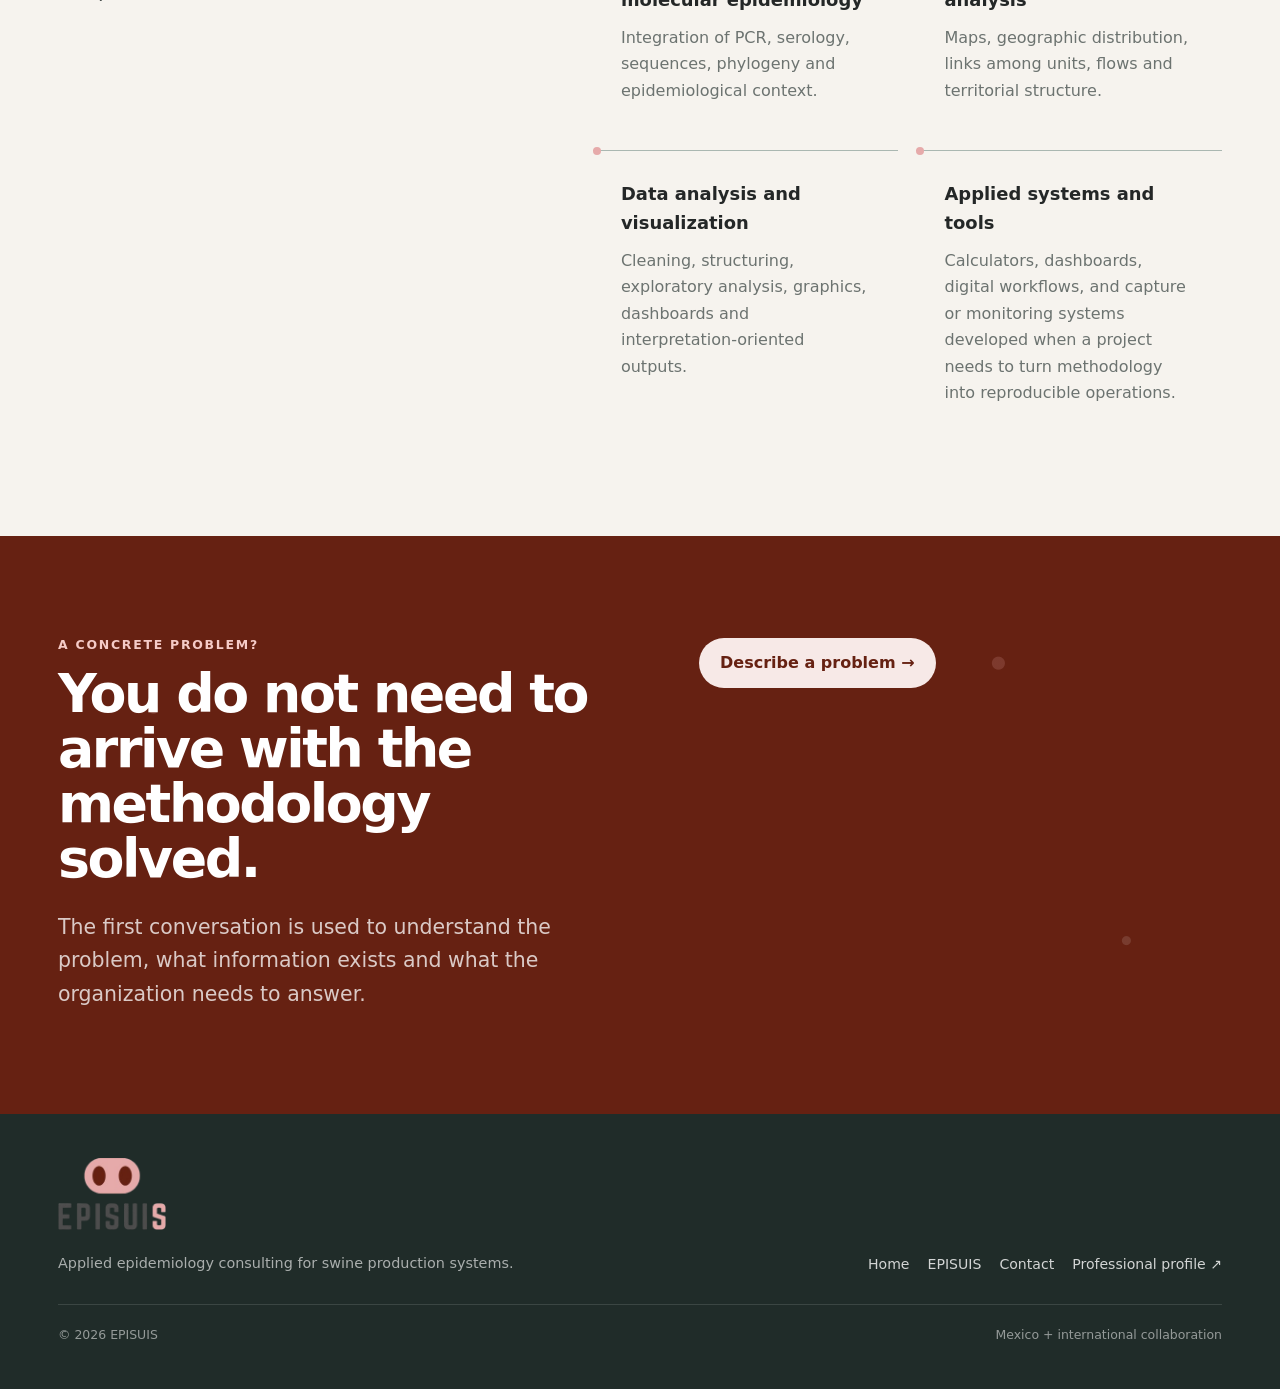
<file: en/consulting.html>
<!doctype html><html lang="en"><head><meta charset="utf-8"><meta name="viewport" content="width=device-width, initial-scale=1"><title>Consulting | EPISUIS</title><meta name="description" content="Integrated epidemiology consulting for swine producer organizations, institutions, production networks and collaborative projects: risk, diagnostics, molecular data, territory and applied tools."><meta name="robots" content="index,follow,max-image-preview:large"><link rel="canonical" href="https://episuis.com.mx/en/consulting.html"><link rel="alternate" hreflang="es-MX" href="https://episuis.com.mx/consultoria.html"><link rel="alternate" hreflang="en" href="https://episuis.com.mx/en/consulting.html"><link rel="icon" href="../assets/images/identity/favicon-source.png"><link rel="stylesheet" href="../assets/css/style.css"></head><body><a class="skip-link" href="#content">Skip to content</a><header class="site-header"><div class="header-inner"><a class="brand" href="./"><img src="../assets/images/identity/logo-episuis.png" alt="EPISUIS"></a><nav class="nav"><a href="./">Home</a><a href="consulting.html" aria-current="page">Consulting</a><a href="about.html">EPISUIS</a><a href="contact.html">Contact</a><a href="https://aljogaba.github.io/notas-tecnicas/" target="_blank" rel="noopener">Technical notes (ES) ↗</a></nav><div class="header-actions"><div class="lang-switch"><a href="../consultoria.html">ES</a><span>·</span><span class="active">EN</span></div><button class="menu-toggle" type="button" aria-label="Open menu" aria-expanded="false"><span></span></button></div></div></header><main id="content"><section class="page-hero"><div class="container page-hero-grid"><div class="reveal"><p class="eyebrow">Consulting</p><h1 class="display">The problem defines the <em>method.</em></h1><p class="lede">EPISUIS does not start from predefined packages. Consulting is designed around the question, system scale, available evidence and the type of decision that needs support.</p></div><aside class="page-aside reveal"><strong>Approach</strong> Applied epidemiology, data integration and solution building. Scope can range from groups of farms to networks, organizations, institutions and regional or collaborative projects.</aside></div></section><section class="section-tight statement"><div class="container reveal"><p class="eyebrow">What a project may integrate</p><h2 class="h2">Health, production, diagnostics, <span>territory and time</span> within one question.</h2><div class="layer-strip"><span>Study design + sampling</span><span>Risk + biosecurity</span><span>Diagnostics + sequences</span><span>Space, networks + monitoring</span></div></div></section><section class="section"><div class="container split"><div class="section-intro reveal"><p class="eyebrow">Capabilities</p><h2 class="h2">Different tools for different questions.</h2><p class="lede">A consulting project may combine several capabilities. They are not separate products; they are resources assembled according to the problem.</p></div><div class="capability-grid reveal"><article class="capability"><h3>Epidemiological design and sampling</h3><p>Population definition, sampling strategy, follow-up frequency and interpretation criteria.</p></article><article class="capability"><h3>Risk analysis and biosecurity</h3><p>Associated factors, exposure patterns, critical points and heterogeneity among units.</p></article><article class="capability"><h3>Diagnostics and molecular epidemiology</h3><p>Integration of PCR, serology, sequences, phylogeny and epidemiological context.</p></article><article class="capability"><h3>Spatial and network analysis</h3><p>Maps, geographic distribution, links among units, flows and territorial structure.</p></article><article class="capability"><h3>Data analysis and visualization</h3><p>Cleaning, structuring, exploratory analysis, graphics, dashboards and interpretation-oriented outputs.</p></article><article class="capability"><h3>Applied systems and tools</h3><p>Calculators, dashboards, digital workflows, and capture or monitoring systems developed when a project needs to turn methodology into reproducible operations.</p></article></div></div></section><section class="contact-band section"><div class="container contact-grid"><div class="reveal"><p class="eyebrow">A concrete problem?</p><h2 class="h2">You do not need to arrive with the methodology solved.</h2><p class="lede">The first conversation is used to understand the problem, what information exists and what the organization needs to answer.</p></div><div class="reveal"><a class="btn btn-soft" href="contact.html">Describe a problem →</a></div></div></section></main><footer class="site-footer"><div class="container"><div class="footer-grid"><div class="footer-brand"><img src="../assets/images/identity/logo-episuis.png" alt="EPISUIS"><p>Applied epidemiology consulting for swine production systems.</p></div><div class="footer-links"><a href="./">Home</a><a href="about.html">EPISUIS</a><a href="contact.html">Contact</a><a href="https://aljogaba.github.io/" target="_blank" rel="noopener">Professional profile ↗</a></div></div><div class="footer-bottom"><span>© <span data-year></span> EPISUIS</span><span>Mexico + international collaboration</span></div></div></footer><script src="../assets/js/main.js" defer></script></body></html>
</file>
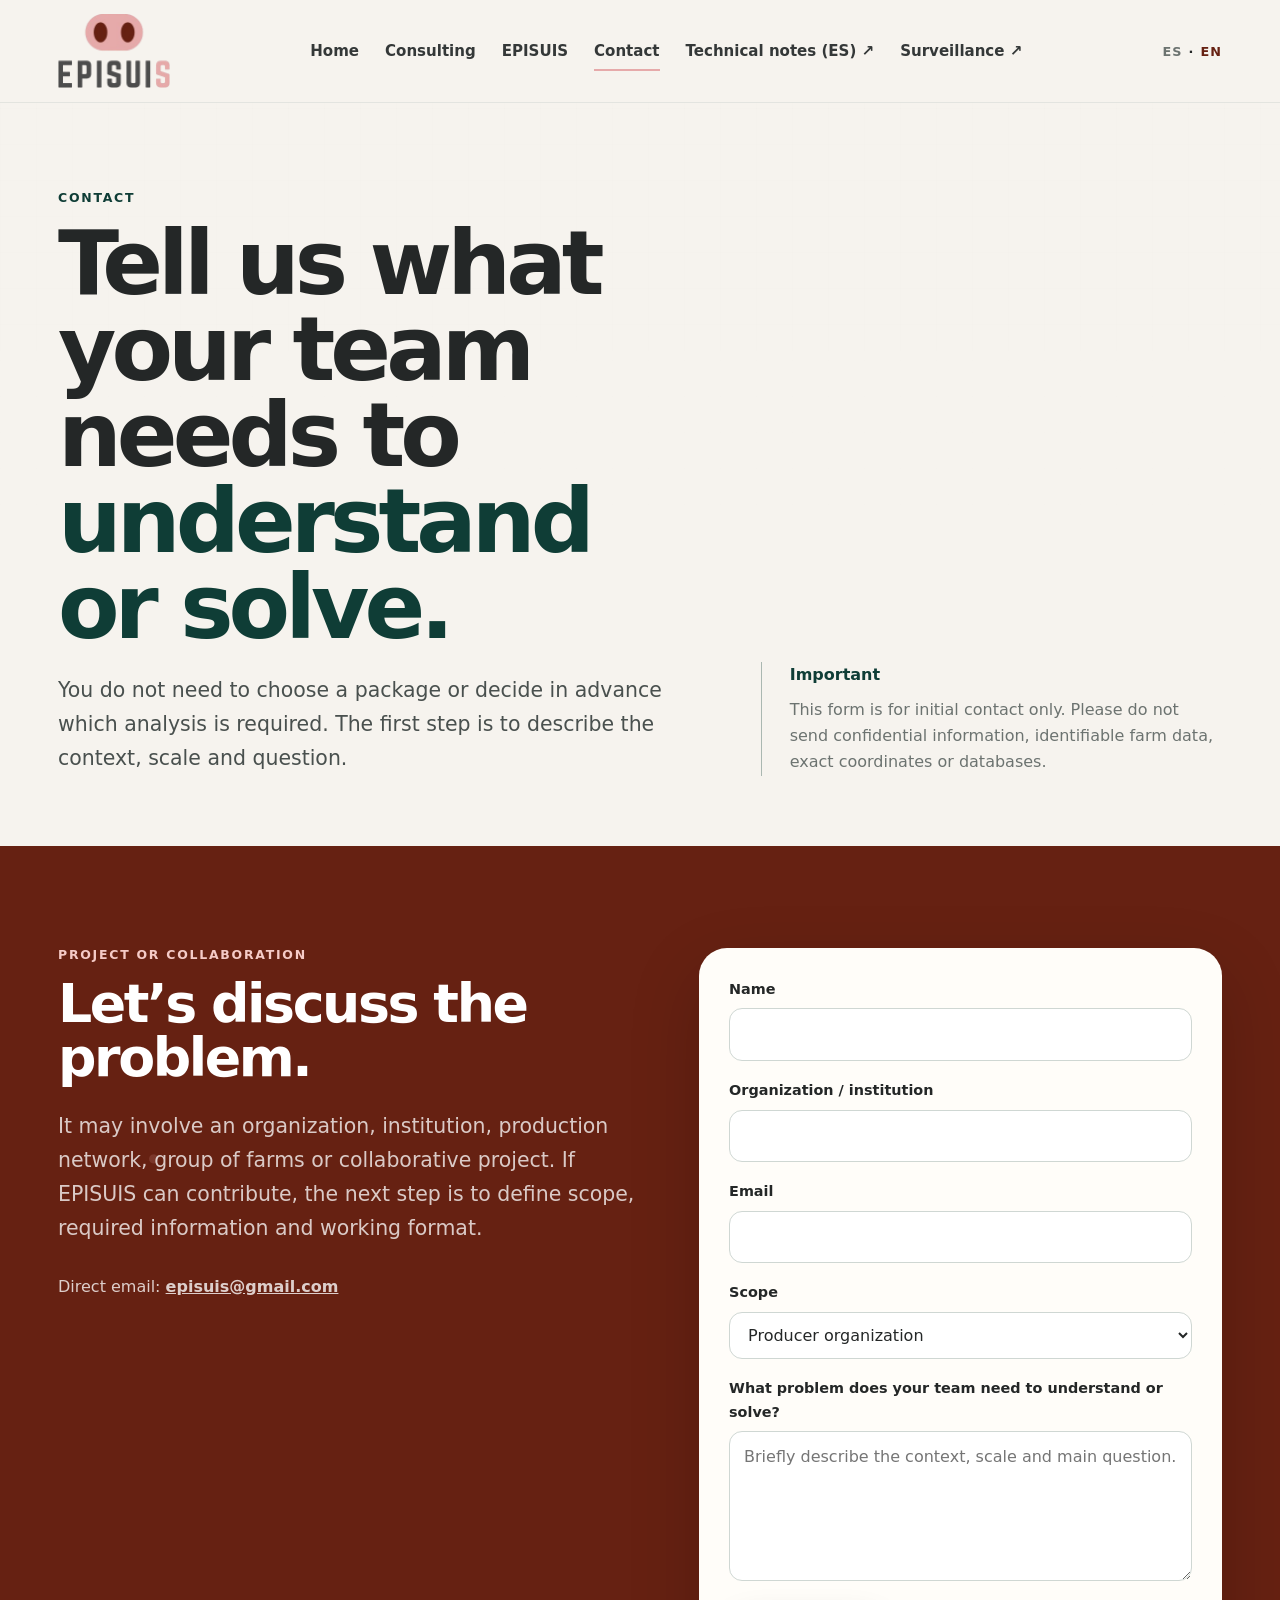
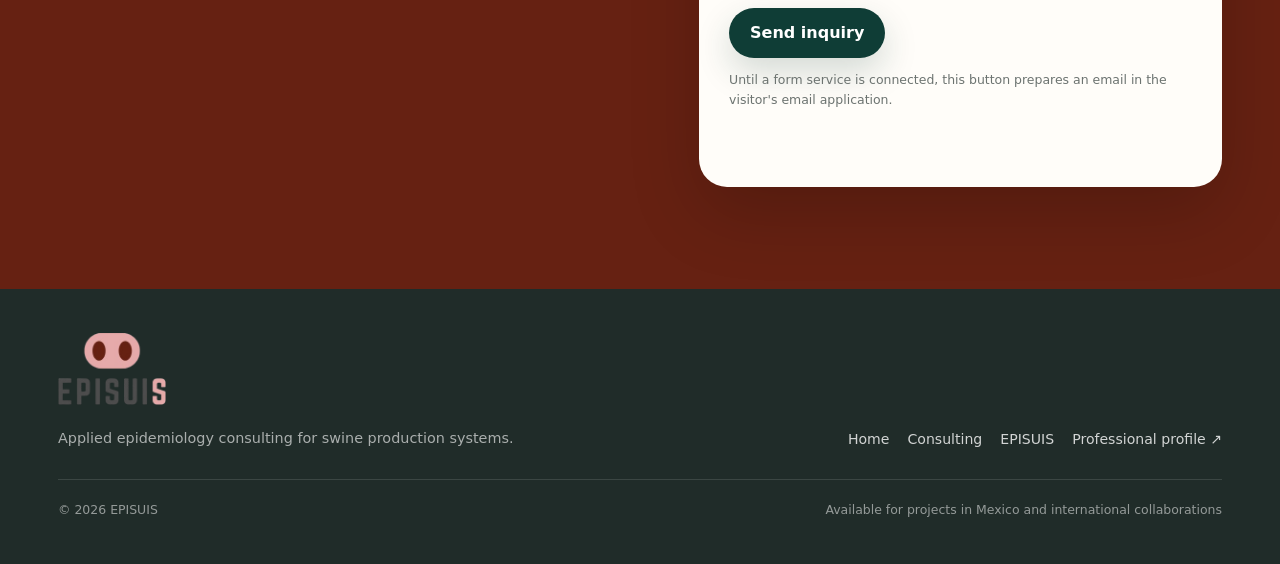
<file: en/contact.html>
<!doctype html><html lang="en"><head><meta charset="utf-8"><meta name="viewport" content="width=device-width, initial-scale=1"><title>Contact | EPISUIS</title><meta name="description" content="Contact EPISUIS about an epidemiological, health or data-integration problem in swine production systems."><meta name="robots" content="index,follow"><link rel="canonical" href="https://episuis.com.mx/en/contact.html"><link rel="alternate" hreflang="es-MX" href="https://episuis.com.mx/contacto.html"><link rel="alternate" hreflang="en" href="https://episuis.com.mx/en/contact.html"><link rel="icon" href="../assets/images/identity/favicon-source.png"><link rel="stylesheet" href="../assets/css/style.css"></head><body><a class="skip-link" href="#content">Skip to content</a><header class="site-header"><div class="header-inner"><a class="brand" href="./"><img src="../assets/images/identity/logo-episuis.png" alt="EPISUIS"></a><nav class="nav"><a href="./">Home</a><a href="consulting.html">Consulting</a><a href="about.html">EPISUIS</a><a href="contact.html" aria-current="page">Contact</a><a href="https://aljogaba.github.io/notas-tecnicas/" target="_blank" rel="noopener">Technical notes (ES) ↗</a></nav><div class="header-actions"><div class="lang-switch"><a href="../contacto.html">ES</a><span>·</span><span class="active">EN</span></div><button class="menu-toggle" type="button" aria-label="Open menu" aria-expanded="false"><span></span></button></div></div></header><main id="content"><section class="page-hero"><div class="container page-hero-grid"><div class="reveal"><p class="eyebrow">Contact</p><h1 class="display">Tell us what your team needs to <em>understand or solve.</em></h1><p class="lede">You do not need to choose a package or decide in advance which analysis is required. The first step is to describe the context, scale and question.</p></div><aside class="page-aside reveal"><strong>Important</strong> This form is for initial contact only. Please do not send confidential information, identifiable farm data, exact coordinates or databases.</aside></div></section><section class="contact-band section"><div class="container contact-grid"><div class="reveal"><p class="eyebrow">Project or collaboration</p><h2 class="h2">Let’s discuss the problem.</h2><p class="lede">It may involve an organization, institution, production network, group of farms or collaborative project. If EPISUIS can contribute, the next step is to define scope, required information and working format.</p><p style="margin-top:28px;color:rgba(255,255,255,.78)">Direct email: <a href="mailto:episuis@gmail.com"><strong>episuis@gmail.com</strong></a></p></div><form class="form-card reveal" data-contact-form data-endpoint="" data-sending="Sending…" data-success="Message sent." data-error="The form could not be sent. You can contact us by email."><div class="field"><label for="name">Name</label><input id="name" name="name" required autocomplete="name"></div><div class="field"><label for="organization">Organization / institution</label><input id="organization" name="organization" autocomplete="organization"></div><div class="field"><label for="email">Email</label><input id="email" type="email" name="email" required autocomplete="email"></div><div class="field"><label for="scope">Scope</label><select id="scope" name="scope"><option>Producer organization</option><option>Production network or system</option><option>Institution</option><option>Research or development project</option><option>Group of farms</option><option>Other</option></select></div><div class="field"><label for="problem">What problem does your team need to understand or solve?</label><textarea id="problem" name="problem" required placeholder="Briefly describe the context, scale and main question."></textarea></div><button class="btn btn-primary" type="submit">Send inquiry</button><p class="form-note">Until a form service is connected, this button prepares an email in the visitor's email application.</p><p class="form-status" aria-live="polite"></p></form></div></section></main><footer class="site-footer"><div class="container"><div class="footer-grid"><div class="footer-brand"><img src="../assets/images/identity/logo-episuis.png" alt="EPISUIS"><p>Applied epidemiology consulting for swine production systems.</p></div><div class="footer-links"><a href="./">Home</a><a href="consulting.html">Consulting</a><a href="about.html">EPISUIS</a><a href="https://aljogaba.github.io/" target="_blank" rel="noopener">Professional profile ↗</a></div></div><div class="footer-bottom"><span>© <span data-year></span> EPISUIS</span><span>Available for projects in Mexico and international collaborations</span></div></div></footer><script src="../assets/js/main.js" defer></script></body></html>
</file>
<file: assets/css/style.css>
:root {
  --ink: #242727;
  --graphite: #4d4d4d;
  --muted: #6c7370;
  --green: #0f3d36;
  --green-2: #245a51;
  --green-soft: #e8eee9;
  --rose: #e6aaaa;
  --rose-soft: #f7e9e7;
  --brown: #662112;
  --sand: #f6f3ee;
  --paper: #fffdf9;
  --line: #d8ded9;
  --white: #ffffff;
  --shadow: 0 24px 70px rgba(15, 61, 54, 0.10);
  --radius-xl: 34px;
  --radius-lg: 24px;
  --radius-md: 16px;
  --max: 1220px;
}

* { box-sizing: border-box; }
html { scroll-behavior: smooth; }
body {
  margin: 0;
  background: var(--sand);
  color: var(--ink);
  font-family: Inter, ui-sans-serif, system-ui, -apple-system, BlinkMacSystemFont, "Segoe UI", sans-serif;
  line-height: 1.65;
  text-rendering: optimizeLegibility;
}
body::before {
  content: "";
  position: fixed;
  inset: 0;
  pointer-events: none;
  opacity: .25;
  background-image:
    linear-gradient(rgba(15,61,54,.028) 1px, transparent 1px),
    linear-gradient(90deg, rgba(15,61,54,.028) 1px, transparent 1px);
  background-size: 36px 36px;
  mask-image: linear-gradient(to bottom, black 0%, transparent 78%);
  z-index: -1;
}

a { color: inherit; }
img, svg { max-width: 100%; }
button, input, textarea, select { font: inherit; }

.skip-link {
  position: absolute;
  left: -9999px;
  top: 0;
}
.skip-link:focus {
  left: 16px;
  top: 16px;
  z-index: 9999;
  background: var(--paper);
  padding: 10px 14px;
  border-radius: 10px;
}

.site-header {
  position: sticky;
  top: 0;
  z-index: 100;
  background: rgba(246, 243, 238, .88);
  backdrop-filter: blur(18px);
  border-bottom: 1px solid rgba(15,61,54,.08);
}
.header-inner {
  max-width: var(--max);
  margin: 0 auto;
  padding: 14px 28px;
  display: grid;
  grid-template-columns: auto 1fr auto;
  align-items: center;
  gap: 28px;
}
.brand { display: inline-flex; align-items: center; text-decoration: none; }
.brand img { width: 112px; height: auto; display: block; }
.nav {
  display: flex;
  justify-content: center;
  align-items: center;
  gap: 26px;
}
.nav a {
  text-decoration: none;
  font-size: .94rem;
  font-weight: 650;
  color: #343838;
  position: relative;
}
.nav a::after {
  content: "";
  position: absolute;
  left: 0;
  bottom: -7px;
  width: 100%;
  height: 2px;
  background: var(--rose);
  transform: scaleX(0);
  transform-origin: left;
  transition: transform .2s ease;
}
.nav a:hover::after,
.nav a[aria-current="page"]::after { transform: scaleX(1); }
.header-actions { display: flex; align-items: center; gap: 10px; }
.lang-switch {
  display: inline-flex;
  align-items: center;
  gap: 6px;
  font-size: .8rem;
  font-weight: 800;
  letter-spacing: .08em;
  text-transform: uppercase;
}
.lang-switch a { text-decoration: none; color: var(--muted); }
.lang-switch .active { color: var(--brown); }
.menu-toggle {
  display: none;
  border: 1px solid var(--line);
  background: var(--paper);
  border-radius: 12px;
  width: 44px;
  height: 44px;
  align-items: center;
  justify-content: center;
  cursor: pointer;
}
.menu-toggle span,
.menu-toggle::before,
.menu-toggle::after {
  content: "";
  display: block;
  width: 18px;
  height: 2px;
  background: var(--green);
  margin: 4px auto;
}

.container { max-width: var(--max); margin: 0 auto; padding: 0 28px; }
.section { padding: 102px 0; }
.section-tight { padding: 76px 0; }
.eyebrow {
  margin: 0 0 14px;
  color: var(--green);
  font-size: .78rem;
  line-height: 1.2;
  letter-spacing: .14em;
  text-transform: uppercase;
  font-weight: 850;
}
.kicker-rose { color: var(--brown); }
.display {
  margin: 0;
  font-size: clamp(3.25rem, 7vw, 6.75rem);
  line-height: .96;
  letter-spacing: -.055em;
  font-weight: 820;
  max-width: 850px;
}
.display em { font-style: normal; color: var(--green); }
.h2 {
  margin: 0;
  font-size: clamp(2.2rem, 4.2vw, 4.6rem);
  line-height: 1.02;
  letter-spacing: -.045em;
  font-weight: 800;
}
.h3 { margin: 0; font-size: 1.35rem; line-height: 1.25; }
.lede {
  margin: 24px 0 0;
  font-size: clamp(1.08rem, 1.6vw, 1.35rem);
  color: #49504e;
  max-width: 770px;
}
.muted { color: var(--muted); }

.btn-row { display: flex; flex-wrap: wrap; gap: 12px; margin-top: 32px; }
.btn {
  display: inline-flex;
  align-items: center;
  justify-content: center;
  gap: 10px;
  min-height: 50px;
  padding: 0 20px;
  border-radius: 999px;
  text-decoration: none;
  font-weight: 760;
  border: 1px solid transparent;
  transition: transform .18s ease, box-shadow .18s ease, background .18s ease;
}
.btn:hover { transform: translateY(-2px); }
.btn-primary { background: var(--green); color: white; box-shadow: 0 14px 34px rgba(15,61,54,.18); }
.btn-primary:hover { background: #123f38; }
.btn-secondary { border-color: #aebbb5; background: rgba(255,255,255,.45); color: var(--green); }
.btn-soft { background: var(--rose-soft); color: var(--brown); }

.hero { padding: 78px 0 72px; overflow: hidden; }
.hero-grid {
  display: grid;
  grid-template-columns: minmax(0, 1.05fr) minmax(380px, .95fr);
  gap: 54px;
  align-items: center;
}
.hero-copy { position: relative; z-index: 2; }
.hero-note {
  margin-top: 30px;
  display: flex;
  flex-wrap: wrap;
  gap: 10px;
}
.hero-note span {
  display: inline-flex;
  align-items: center;
  gap: 8px;
  color: #4d5551;
  font-size: .88rem;
  font-weight: 650;
}
.hero-note span::before {
  content: "";
  width: 8px;
  height: 8px;
  border-radius: 50%;
  background: var(--rose);
  box-shadow: 0 0 0 4px rgba(230,170,170,.22);
}
.hero-visual {
  position: relative;
  min-height: 590px;
  display: grid;
  place-items: center;
}
.hero-visual img {
  width: min(680px, 120%);
  max-width: none;
  animation: float 7s ease-in-out infinite;
}
.hero-visual::after {
  content: "";
  position: absolute;
  width: 64%;
  height: 18%;
  bottom: 5%;
  border-radius: 50%;
  background: rgba(15,61,54,.10);
  filter: blur(36px);
  z-index: -1;
}
@keyframes float { 0%,100% { transform: translateY(0); } 50% { transform: translateY(-12px); } }

.statement {
  background: var(--green);
  color: white;
  overflow: hidden;
  position: relative;
}
.statement::before,
.statement::after {
  content: "";
  position: absolute;
  border: 1px solid rgba(255,255,255,.13);
  border-radius: 50%;
}
.statement::before { width: 520px; height: 520px; right: -180px; top: -240px; }
.statement::after { width: 310px; height: 310px; right: 40px; top: -120px; }
.statement .eyebrow { color: #f0c5c2; }
.statement .h2 { max-width: 940px; }
.statement .h2 span { color: #f0c5c2; }
.layer-strip {
  margin-top: 46px;
  display: grid;
  grid-template-columns: repeat(4, minmax(0,1fr));
  gap: 1px;
  background: rgba(255,255,255,.18);
  border: 1px solid rgba(255,255,255,.18);
  border-radius: 20px;
  overflow: hidden;
}
.layer-strip span {
  background: rgba(255,255,255,.05);
  padding: 18px 20px;
  font-weight: 700;
  font-size: .95rem;
}

.split {
  display: grid;
  grid-template-columns: minmax(0,.85fr) minmax(0,1.15fr);
  gap: 70px;
  align-items: start;
}
.split.reverse { grid-template-columns: minmax(0,1.15fr) minmax(0,.85fr); }
.split-media img { width: 100%; display: block; }
.section-intro { max-width: 660px; }

.capability-grid {
  margin-top: 48px;
  display: grid;
  grid-template-columns: repeat(2, minmax(0,1fr));
  gap: 18px;
}
.capability {
  padding: 28px;
  border-top: 1px solid #aab7b1;
  position: relative;
}
.capability::before {
  content: "";
  position: absolute;
  left: 0;
  top: -4px;
  width: 8px;
  height: 8px;
  border-radius: 50%;
  background: var(--rose);
}
.capability h3 { margin: 0 0 10px; font-size: 1.12rem; }
.capability p { margin: 0; color: var(--muted); }

.scale-track {
  margin-top: 52px;
  position: relative;
  display: grid;
  grid-template-columns: repeat(4, 1fr);
  gap: 24px;
}
.scale-track::before {
  content: "";
  position: absolute;
  top: 21px;
  left: 8%;
  right: 8%;
  height: 2px;
  background: linear-gradient(90deg, var(--rose), var(--green));
  opacity: .6;
}
.scale-item { position: relative; padding-top: 54px; }
.scale-dot {
  position: absolute;
  top: 7px;
  left: 0;
  width: 30px;
  height: 30px;
  border-radius: 50%;
  background: var(--paper);
  border: 7px solid var(--green);
  z-index: 2;
}
.scale-item:nth-child(1) .scale-dot { border-color: var(--rose); }
.scale-item:nth-child(2) .scale-dot { border-color: #b77b70; }
.scale-item:nth-child(3) .scale-dot { border-color: var(--green-2); }
.scale-item h3 { margin: 0 0 8px; font-size: 1.06rem; }
.scale-item p { margin: 0; color: var(--muted); font-size: .93rem; }

.output-section { background: #ebe6df; }
.output-flow {
  margin-top: 50px;
  display: grid;
  grid-template-columns: .8fr auto 1fr auto 1.2fr;
  gap: 18px;
  align-items: center;
}
.output-group {
  background: rgba(255,253,249,.78);
  border: 1px solid rgba(15,61,54,.12);
  border-radius: var(--radius-lg);
  padding: 28px;
  min-height: 270px;
}
.output-group strong { display:block; margin-bottom: 16px; color: var(--green); }
.output-group ul { margin: 0; padding: 0; list-style: none; }
.output-group li { padding: 8px 0; border-bottom: 1px solid rgba(15,61,54,.08); }
.output-group li:last-child { border-bottom: 0; }
.flow-arrow { font-size: 2rem; color: var(--green); opacity: .58; }
.output-emphasis { background: var(--green); color: white; }
.output-emphasis strong { color: #f0c5c2; }
.output-emphasis li { border-bottom-color: rgba(255,255,255,.12); }

.process {
  display: grid;
  grid-template-columns: repeat(4, minmax(0,1fr));
  gap: 0;
  margin-top: 52px;
  border-top: 1px solid var(--line);
}
.process article { padding: 28px 26px 0 0; position: relative; }
.process article:not(:last-child)::after {
  content: "";
  position: absolute;
  right: 24px;
  top: 38px;
  width: 36px;
  height: 1px;
  background: var(--rose);
}
.process .num { font-size: .8rem; font-weight: 900; color: var(--brown); letter-spacing: .12em; }
.process h3 { margin: 15px 0 9px; }
.process p { margin: 0; color: var(--muted); }

.about-panel {
  display: grid;
  grid-template-columns: .75fr 1.25fr;
  gap: 48px;
  align-items: center;
  background: var(--paper);
  border: 1px solid var(--line);
  border-radius: var(--radius-xl);
  padding: 46px;
  box-shadow: var(--shadow);
}
.about-mark {
  background: var(--rose-soft);
  border-radius: 28px;
  min-height: 320px;
  display: grid;
  place-items: center;
  position: relative;
  overflow: hidden;
}
.about-mark::before,
.about-mark::after {
  content: "";
  position: absolute;
  width: 220px;
  height: 220px;
  border-radius: 50%;
  border: 1px solid rgba(102,33,18,.18);
}
.about-mark::after { width: 120px; height: 120px; }
.about-mark img { width: 170px; position: relative; z-index: 2; }

.contact-band {
  background: var(--brown);
  color: white;
  position: relative;
  overflow: hidden;
}
.contact-band::before {
  content: "";
  position: absolute;
  inset: 0;
  background:
    radial-gradient(circle at 12% 30%, rgba(230,170,170,.16) 0 4px, transparent 5px),
    radial-gradient(circle at 78% 22%, rgba(230,170,170,.18) 0 6px, transparent 7px),
    radial-gradient(circle at 88% 70%, rgba(255,255,255,.12) 0 4px, transparent 5px);
}
.contact-grid {
  position: relative;
  display: grid;
  grid-template-columns: 1fr .9fr;
  gap: 60px;
  align-items: start;
}
.contact-band .eyebrow { color: #f5cbc7; }
.contact-band .lede { color: rgba(255,255,255,.76); }

.form-card {
  background: var(--paper);
  color: var(--ink);
  border-radius: 28px;
  padding: 30px;
  box-shadow: 0 26px 70px rgba(0,0,0,.18);
}
.field { margin-bottom: 18px; }
.field label { display: block; font-weight: 760; font-size: .9rem; margin-bottom: 7px; }
.field input,
.field textarea,
.field select {
  width: 100%;
  border: 1px solid #cfd7d3;
  background: #fff;
  border-radius: 13px;
  padding: 12px 14px;
  color: var(--ink);
  outline: none;
}
.field textarea { min-height: 150px; resize: vertical; }
.field input:focus,
.field textarea:focus,
.field select:focus { border-color: var(--green); box-shadow: 0 0 0 3px rgba(15,61,54,.08); }
.form-note { font-size: .78rem; color: var(--muted); margin: 12px 0 0; }
.form-status { min-height: 1.5em; font-size: .85rem; margin-top: 12px; color: var(--green); }

.page-hero { padding: 88px 0 70px; }
.page-hero .display { max-width: 1000px; }
.page-hero-grid {
  display: grid;
  grid-template-columns: 1fr .72fr;
  gap: 62px;
  align-items: end;
}
.page-aside {
  border-left: 1px solid #aab7b1;
  padding-left: 28px;
  color: var(--muted);
}
.page-aside strong { color: var(--green); display:block; margin-bottom: 8px; }
.rich-copy { max-width: 790px; }
.rich-copy h2 { font-size: clamp(1.8rem, 3vw, 3rem); line-height: 1.12; letter-spacing: -.03em; margin: 54px 0 16px; }
.rich-copy h3 { margin: 34px 0 10px; }
.rich-copy p { font-size: 1.05rem; color: #4b5350; }
.rich-copy ul { padding-left: 20px; color: #4b5350; }

.site-footer { padding: 44px 0; background: #202c29; color: white; }
.footer-grid {
  display: grid;
  grid-template-columns: 1fr auto;
  gap: 30px;
  align-items: end;
}
.footer-brand img { width: 108px; }
.footer-brand p { max-width: 540px; color: rgba(255,255,255,.62); margin: 14px 0 0; font-size: .9rem; }
.footer-links { display: flex; gap: 18px; flex-wrap: wrap; justify-content: flex-end; }
.footer-links a { color: rgba(255,255,255,.8); text-decoration: none; font-size: .88rem; }
.footer-bottom { margin-top: 28px; padding-top: 20px; border-top: 1px solid rgba(255,255,255,.12); color: rgba(255,255,255,.52); font-size: .78rem; display:flex; justify-content:space-between; gap:20px; flex-wrap:wrap; }

.reveal { opacity: 0; transform: translateY(18px); transition: opacity .65s ease, transform .65s ease; }
.reveal.is-visible { opacity: 1; transform: none; }

@media (prefers-reduced-motion: reduce) {
  *, *::before, *::after { scroll-behavior: auto !important; animation-duration: .001ms !important; animation-iteration-count: 1 !important; transition-duration: .001ms !important; }
  .reveal { opacity: 1; transform: none; }
}

@media (max-width: 980px) {
  .header-inner { grid-template-columns: auto 1fr auto; gap: 16px; }
  .nav { position: fixed; inset: 73px 16px auto 16px; display: none; flex-direction: column; align-items: stretch; padding: 18px; background: var(--paper); border: 1px solid var(--line); border-radius: 20px; box-shadow: var(--shadow); }
  .nav.is-open { display: flex; }
  .nav a { padding: 8px 4px; }
  .menu-toggle { display: inline-flex; }
  .hero-grid, .split, .split.reverse, .contact-grid, .page-hero-grid { grid-template-columns: 1fr; }
  .hero { padding-top: 58px; }
  .hero-visual { min-height: auto; margin-top: -20px; }
  .hero-visual img { width: min(690px, 100%); }
  .layer-strip { grid-template-columns: repeat(2,1fr); }
  .scale-track { grid-template-columns: repeat(2,1fr); }
  .scale-track::before { display:none; }
  .output-flow { grid-template-columns: 1fr; }
  .flow-arrow { transform: rotate(90deg); justify-self:center; }
  .process { grid-template-columns: repeat(2,1fr); gap: 28px; }
  .process article:not(:last-child)::after { display:none; }
  .about-panel { grid-template-columns: 1fr; }
}

@media (max-width: 680px) {
  .header-inner, .container { padding-left: 18px; padding-right: 18px; }
  .brand img { width: 96px; }
  .lang-switch { display:none; }
  .section { padding: 76px 0; }
  .section-tight { padding: 60px 0; }
  .display { font-size: clamp(2.65rem, 14vw, 4.45rem); }
  .h2 { font-size: clamp(2rem, 10vw, 3rem); }
  .capability-grid, .layer-strip, .scale-track, .process { grid-template-columns: 1fr; }
  .capability { padding-left: 20px; }
  .about-panel { padding: 24px; border-radius: 24px; }
  .about-mark { min-height: 240px; }
  .contact-grid { gap: 34px; }
  .form-card { padding: 22px; border-radius: 22px; }
  .footer-grid { grid-template-columns: 1fr; }
  .footer-links { justify-content:flex-start; }
}
</file>
